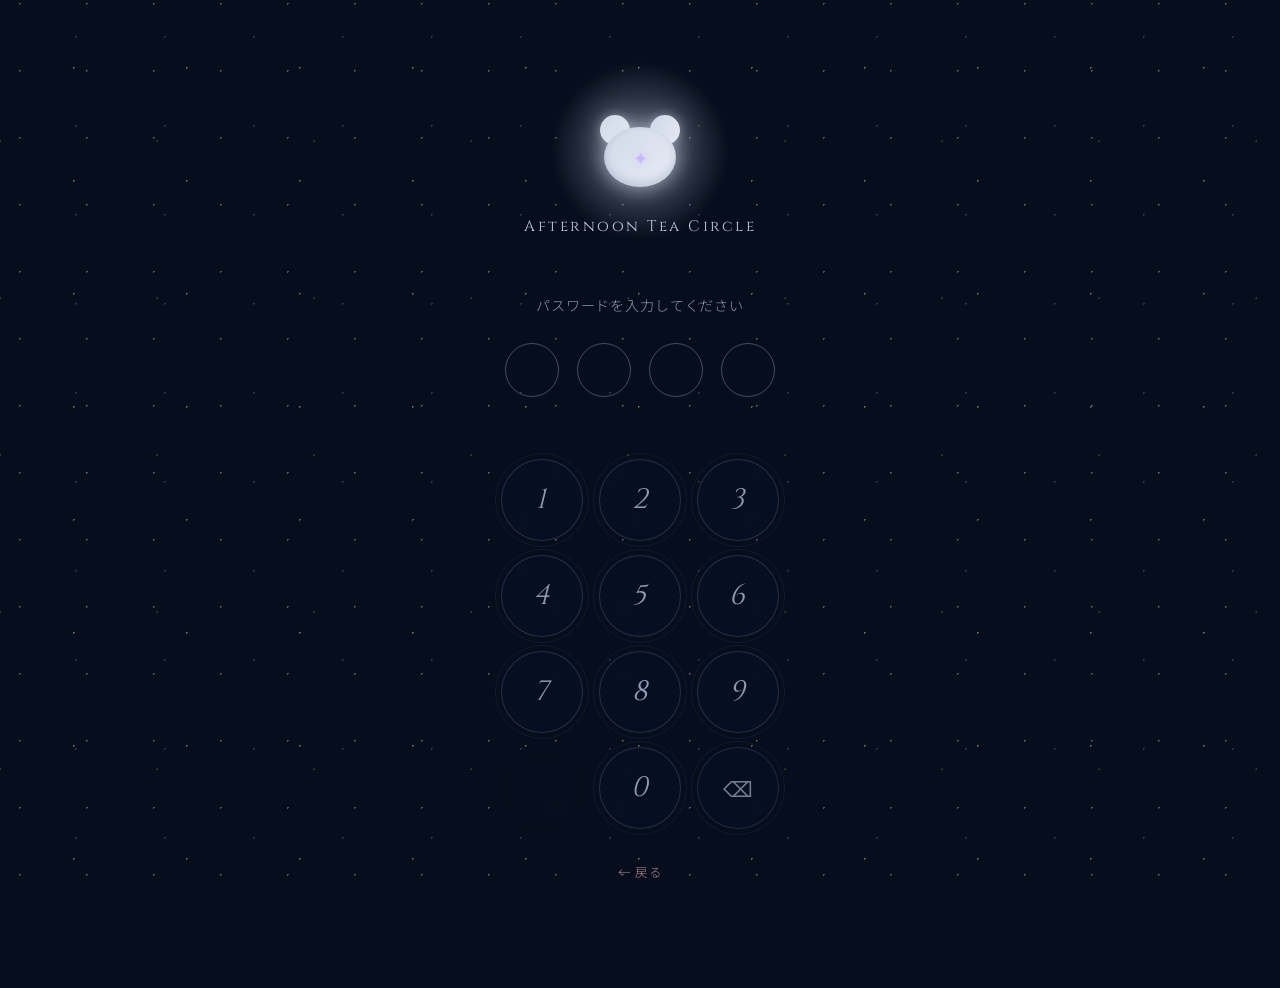
<file: afternoon-tea-login.html>
<!DOCTYPE html>
<html lang="ja">
<head>
  <meta charset="UTF-8" />
  <meta name="viewport" content="width=device-width, initial-scale=1.0" />
  <title>アフヌン同好会 | Disney Circle Mouse</title>
  <meta name="description" content="アフヌン同好会 メンバー向けの簡易入口ページです。" />
  <meta name="robots" content="noindex" />
  <link href="https://fonts.googleapis.com/css2?family=Cinzel:wght@400;600;700&family=Noto+Sans+JP:wght@300;400;500&display=swap" rel="stylesheet" />
  <link rel="stylesheet" href="css/afternoon-tea.css" />
</head>
<body class="at-page at-login-page">

  <!-- star field (CSS-driven) -->
  <div class="at-stars" aria-hidden="true"></div>

  <div class="at-lp-wrap">

    <!-- logo -->
    <div class="at-lp-logo" aria-label="Afternoon Tea Circle">
      <div class="at-lp-icon" aria-hidden="true">
        <div class="at-lp-icon-ear at-lp-icon-ear--l"></div>
        <div class="at-lp-icon-ear at-lp-icon-ear--r"></div>
        <div class="at-lp-icon-face"></div>
        <div class="at-lp-icon-star" aria-hidden="true">✦</div>
      </div>
      <p class="at-lp-brand">Afternoon Tea Circle</p>
    </div>

    <!-- prompt -->
    <p class="at-lp-prompt">パスワードを入力してください</p>

    <!-- dot indicators -->
    <div class="at-lp-dots" aria-live="polite" aria-label="入力状態">
      <span class="at-dot" data-index="0"></span>
      <span class="at-dot" data-index="1"></span>
      <span class="at-dot" data-index="2"></span>
      <span class="at-dot" data-index="3"></span>
    </div>

    <!-- lock message -->
    <p id="at-lock-msg" class="at-lp-lock-msg" role="status" aria-live="polite"></p>

    <!-- numpad -->
    <div class="at-numpad" role="group" aria-label="テンキー">
      <button class="at-nkey" data-digit="1" aria-label="1">1</button>
      <button class="at-nkey" data-digit="2" aria-label="2">2</button>
      <button class="at-nkey" data-digit="3" aria-label="3">3</button>
      <button class="at-nkey" data-digit="4" aria-label="4">4</button>
      <button class="at-nkey" data-digit="5" aria-label="5">5</button>
      <button class="at-nkey" data-digit="6" aria-label="6">6</button>
      <button class="at-nkey" data-digit="7" aria-label="7">7</button>
      <button class="at-nkey" data-digit="8" aria-label="8">8</button>
      <button class="at-nkey" data-digit="9" aria-label="9">9</button>
      <div class="at-nkey at-nkey--empty" aria-hidden="true"></div>
      <button class="at-nkey" data-digit="0" aria-label="0">0</button>
      <button class="at-nkey at-nkey--del" id="at-del-btn" aria-label="削除">⌫</button>
    </div>

    <!-- back link -->
    <a class="at-lp-back" href="index.html">← 戻る</a>

  </div><!-- /.at-lp-wrap -->

  <script src="js/afternoon-tea.js"></script>
  <script src="js/sparkle.js"></script>
</body>
</html>
</file>
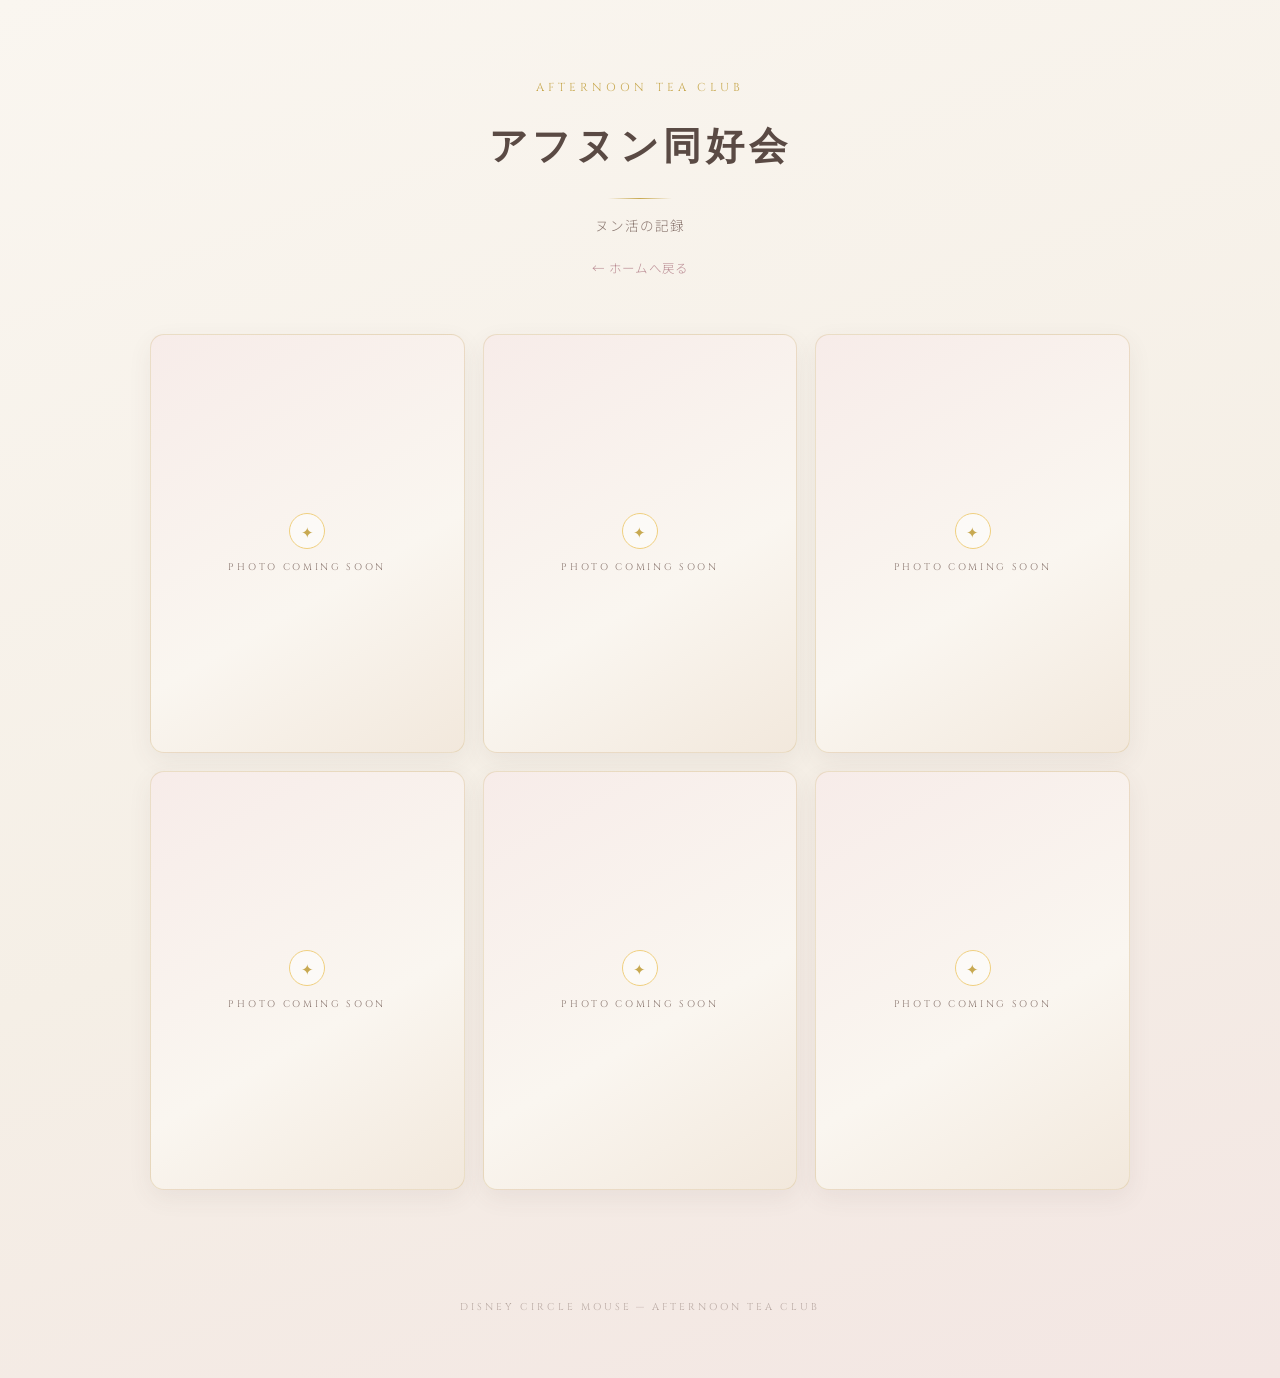
<file: afternoon-tea.html>
<!DOCTYPE html>
<html lang="ja">
<head>
  <meta charset="UTF-8" />
  <meta name="viewport" content="width=device-width, initial-scale=1.0" />
  <title>アフヌン同好会 ブログ | Disney Circle Mouse</title>
  <meta name="description" content="アフヌン同好会のアフタヌーンティー記録ブログです。" />
  <meta name="robots" content="noindex" />
  <link href="https://fonts.googleapis.com/css2?family=Cinzel:wght@400;600;700&family=Noto+Sans+JP:wght@300;400;500&display=swap" rel="stylesheet" />
  <link rel="stylesheet" href="css/afternoon-tea.css" />
</head>
<body class="at-page">

  <header class="at-header">
    <div class="at-eyebrow">Afternoon Tea Club</div>
    <h1 class="at-title">アフヌン同好会</h1>
    <div class="at-title-rule"></div>
    <p class="at-subtitle">ヌン活の記録</p>
    <a class="at-back" href="index.html">← ホームへ戻る</a>
  </header>

  <main class="at-grid-wrap">
    <div id="at-grid" class="at-grid" aria-label="アフタヌーンティーの写真一覧"></div>
  </main>

  <!-- detail modal -->
  <div id="at-modal" class="at-modal" role="dialog" aria-modal="true" aria-labelledby="at-modal-shop">
    <div class="at-modal-card">
      <button id="at-modal-close" class="at-modal-close" type="button" aria-label="閉じる">✕</button>
      <h2 id="at-modal-shop" class="at-modal-shop"></h2>
      <div id="at-modal-meta" class="at-modal-meta"></div>
      <div id="at-modal-photos" class="at-modal-photos"></div>
      <div id="at-modal-tags" class="at-tags"></div>
    </div>
  </div>

  <footer class="at-footer">Disney Circle Mouse — Afternoon Tea Club</footer>

  <script src="js/afternoon-tea.js"></script>
</body>
</html>
</file>
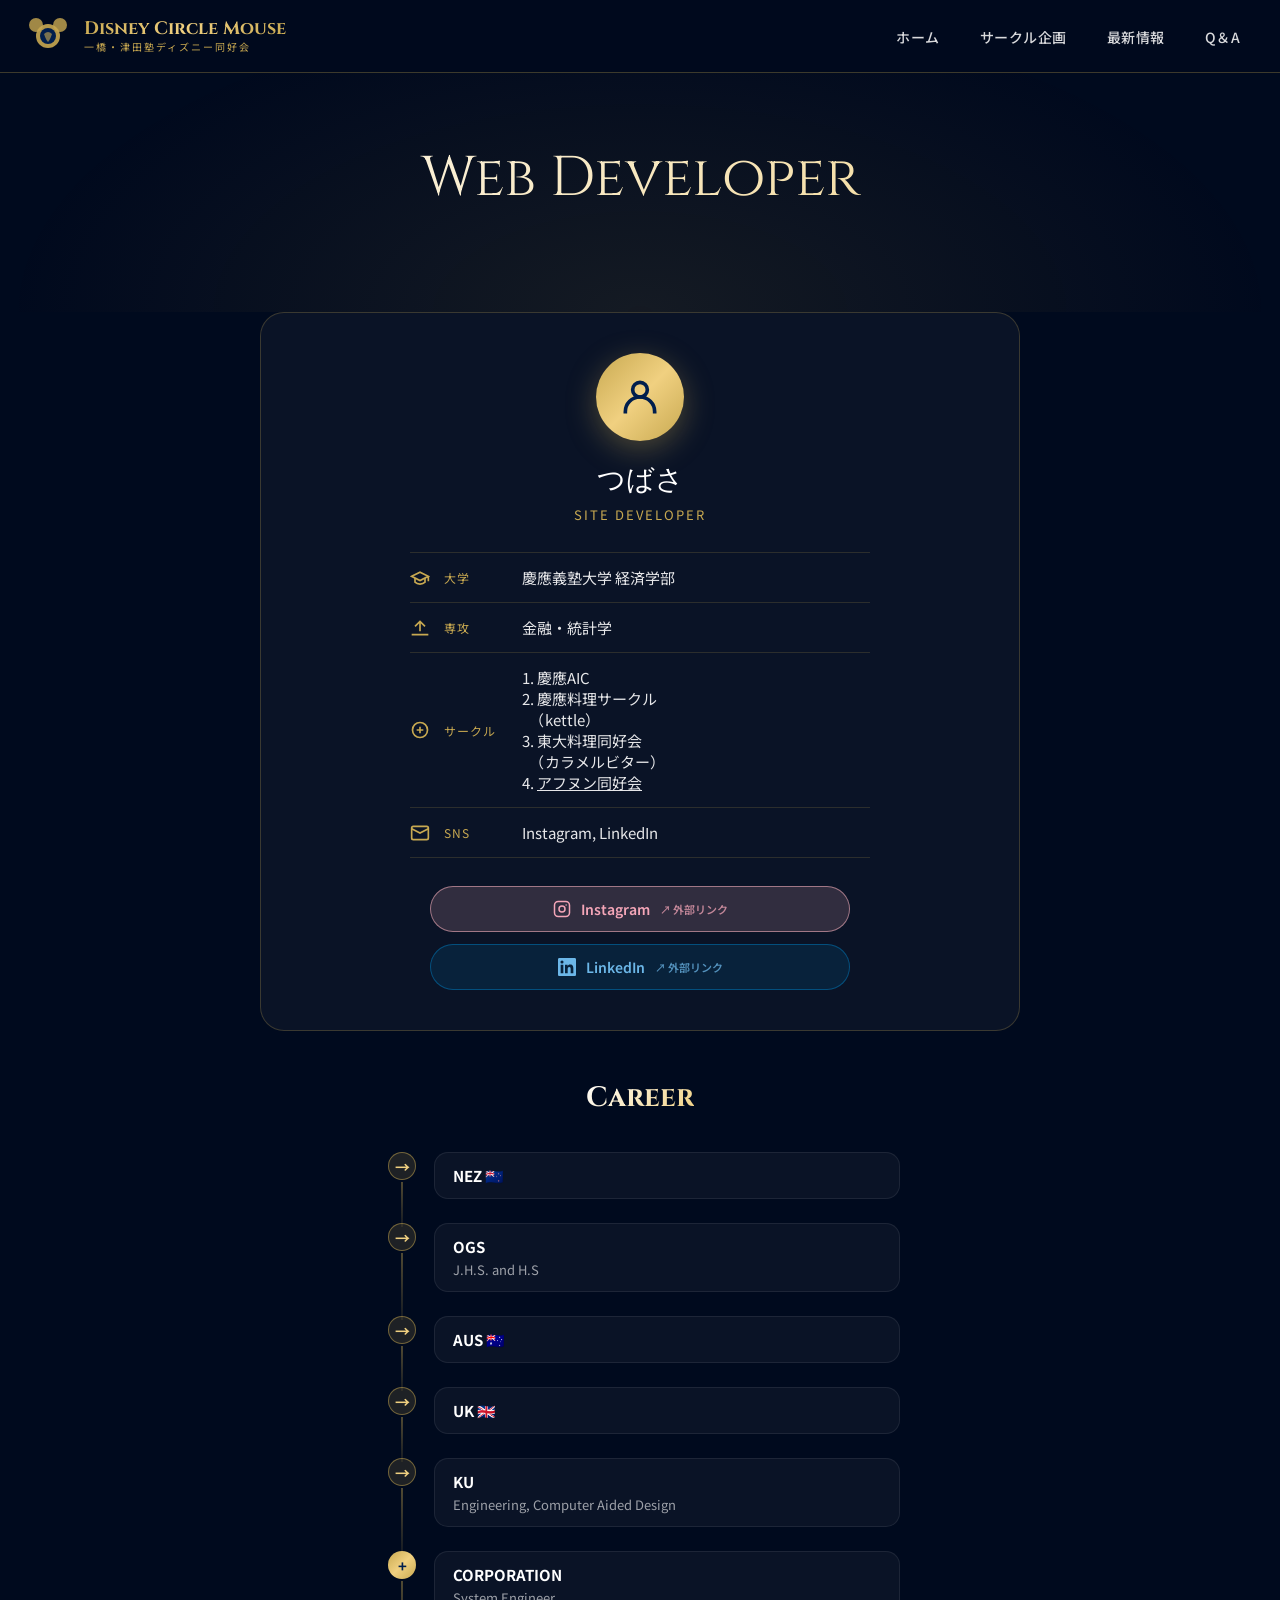
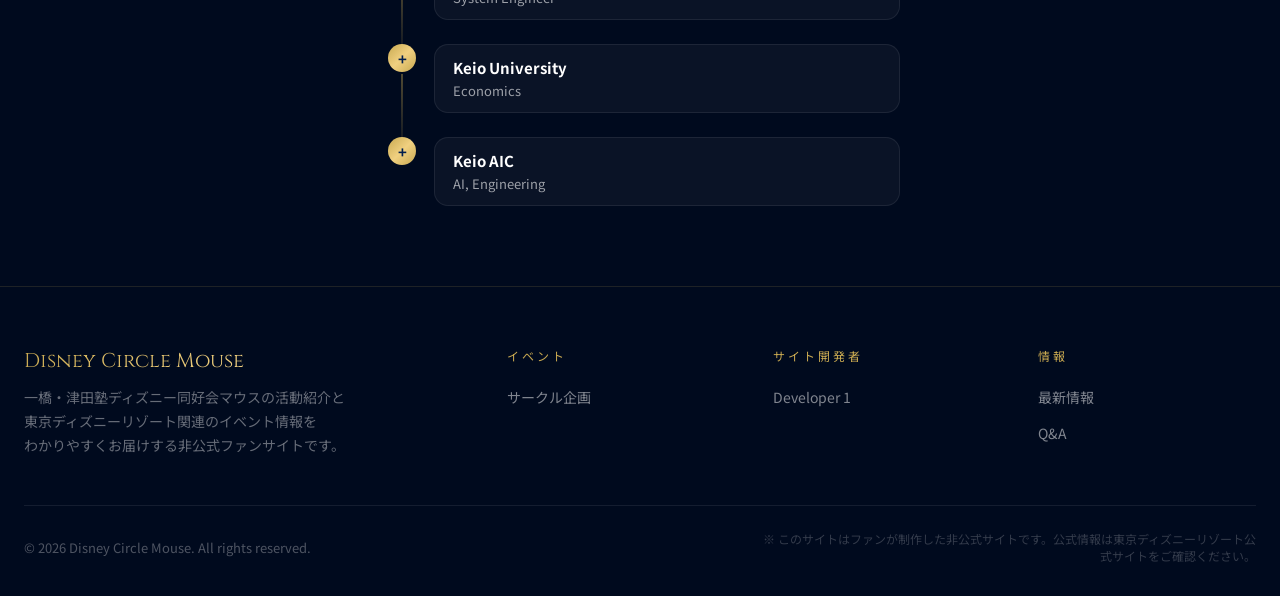
<file: developer.html>
<!DOCTYPE html>
<html lang="ja">
<head>
  <meta charset="UTF-8" />
  <meta name="viewport" content="width=device-width, initial-scale=1.0" />
  <title>サイト開発者 | Disney Circle Mouse</title>
  <meta name="description" content="一橋・津田塾ディズニー同好会マウス公式ファンサイトの開発者紹介ページです。" />
  <link rel="stylesheet" href="css/style.css" />
  <style>
    /* ===== DEVELOPER PAGE ===== */
    .dev-wrap {
      max-width: 760px;
      margin: 0 auto;
    }

    /* Profile card */
    .dev-profile {
      background: rgba(255,255,255,0.04);
      border: 1px solid rgba(200,169,81,0.25);
      border-radius: 24px;
      padding: 40px 36px;
      margin-bottom: 48px;
      text-align: center;
    }

    .dev-avatar {
      width: 88px;
      height: 88px;
      border-radius: 50%;
      margin: 0 auto 20px;
      display: flex;
      align-items: center;
      justify-content: center;
      background: var(--gradient-gold);
      box-shadow: 0 8px 30px rgba(200,169,81,0.35);
    }

    .dev-avatar svg {
      width: 44px;
      height: 44px;
    }

    .dev-name {
      font-family: 'Cinzel', serif;
      font-size: 28px;
      color: #fff;
      margin-bottom: 6px;
    }

    .dev-role {
      font-size: 13px;
      letter-spacing: 2px;
      color: var(--disney-gold);
      text-transform: uppercase;
      margin-bottom: 28px;
    }

    .dev-info-list {
      max-width: 460px;
      margin: 0 auto 28px;
      text-align: left;
    }

    .dev-info-item {
      display: flex;
      align-items: center;
      gap: 14px;
      padding: 14px 0;
      border-top: 1px solid rgba(200,169,81,0.18);
    }

    .dev-info-item:last-child {
      border-bottom: 1px solid rgba(200,169,81,0.18);
    }

    .dev-info-icon {
      flex-shrink: 0;
      width: 20px;
      height: 20px;
      color: var(--disney-gold);
    }

    .dev-info-label {
      flex: 0 0 64px;
      font-size: 12px;
      letter-spacing: 1px;
      color: var(--disney-gold);
    }

    .dev-info-value {
      color: rgba(255,255,255,0.9);
      font-size: 15px;
    }

    .dev-sns-btn {
      display: inline-flex;
      align-items: center;
      gap: 10px;
      padding: 12px 26px;
      border-radius: 40px;
      background: rgba(0,119,181,0.15);
      border: 1px solid rgba(0,119,181,0.55);
      color: #6cb7e8;
      font-size: 14px;
      font-weight: 600;
      text-decoration: none;
      transition: all 0.3s ease;
    }

    .dev-sns-btn:hover {
      background: rgba(0,119,181,0.28);
      border-color: #0a66c2;
      color: #9ccef0;
      transform: translateY(-2px);
    }

    .dev-sns-btn--instagram {
      background: rgba(255, 182, 193, 0.16);
      border-color: rgba(255, 182, 193, 0.55);
      color: #f4a6b8;
    }

    .dev-sns-btn--instagram:hover {
      background: rgba(255, 182, 193, 0.28);
      border-color: #f4a6b8;
      color: #ffd1dc;
    }

    .dev-sns-links {
      display: flex;
      flex-direction: column;
      align-items: center;
      gap: 12px;
      width: 100%;
    }

    .dev-sns-links .dev-sns-btn {
      justify-content: center;
      width: min(100%, 420px);
    }

    .dev-sns-btn svg {
      width: 18px;
      height: 18px;
      flex-shrink: 0;
    }

    .dev-sns-ext {
      font-size: 11px;
      opacity: 0.75;
    }

    /* Career timeline */
    .dev-section-head {
      display: flex;
      align-items: center;
      justify-content: center;
      gap: 12px;
      margin-bottom: 36px;
    }

    .dev-section-head svg {
      width: 22px;
      height: 22px;
      color: var(--disney-gold);
    }

    .dev-section-head h2 {
      font-family: 'Cinzel', serif;
      font-size: clamp(20px, 4vw, 28px);
      background: linear-gradient(135deg, #fff, var(--disney-gold-light));
      -webkit-background-clip: text;
      -webkit-text-fill-color: transparent;
      background-clip: text;
    }

    .dev-career {
      position: relative;
      max-width: 520px;
      margin: 0 auto;
      padding-left: 8px;
    }

    .dev-career-item {
      display: flex;
      align-items: flex-start;
      gap: 18px;
      padding: 0 0 24px 0;
      position: relative;
    }

    .dev-career-item::before {
      content: '';
      position: absolute;
      left: 13px;
      top: 30px;
      bottom: -4px;
      width: 2px;
      background: linear-gradient(to bottom, rgba(200,169,81,0.4), rgba(200,169,81,0.1));
    }

    .dev-career-item:last-child {
      padding-bottom: 0;
    }

    .dev-career-item:last-child::before {
      display: none;
    }

    .dev-marker {
      flex-shrink: 0;
      width: 28px;
      height: 28px;
      border-radius: 50%;
      display: flex;
      align-items: center;
      justify-content: center;
      font-size: 15px;
      font-weight: 700;
      z-index: 1;
    }

    .dev-marker.step {
      background: rgba(200,169,81,0.15);
      border: 1px solid rgba(200,169,81,0.5);
      color: var(--disney-gold-light);
    }

    .dev-marker.plus {
      background: var(--gradient-gold);
      color: var(--disney-navy);
    }

    .dev-career-card {
      flex: 1;
      background: rgba(255,255,255,0.04);
      border: 1px solid rgba(255,255,255,0.08);
      border-radius: 14px;
      padding: 12px 18px;
      transition: all 0.3s ease;
    }

    .dev-career-card:hover {
      border-color: rgba(200,169,81,0.4);
      background: rgba(200,169,81,0.06);
    }

    .dev-career-place {
      font-size: 15px;
      font-weight: 700;
      color: #fff;
    }

    .dev-career-detail {
      font-size: 13px;
      color: rgba(255,255,255,0.6);
      margin-top: 3px;
    }

    @media (max-width: 600px) {
      .dev-profile {
        padding: 32px 22px;
      }
      .dev-career-card {
        padding: 10px 14px;
      }
    }
  </style>
</head>
<body>

<div class="stars-bg"></div>

<!-- Navigation -->
<nav class="navbar">
  <div class="nav-container">
    <a href="index.html" class="nav-logo">
      <svg class="nav-logo-icon" viewBox="0 0 48 48" fill="none" xmlns="http://www.w3.org/2000/svg">
        <circle cx="24" cy="24" r="12" fill="#c8a951" opacity="0.9"/>
        <circle cx="12" cy="13" r="7" fill="#c8a951" opacity="0.8"/>
        <circle cx="36" cy="13" r="7" fill="#c8a951" opacity="0.8"/>
        <circle cx="24" cy="24" r="8" fill="#001e4d"/>
        <path d="M20 22 Q24 18 28 22 Q26 28 24 30 Q22 28 20 22Z" fill="#c8a951" opacity="0.6"/>
      </svg>
      <div>
        <div class="nav-logo-text">Disney Circle Mouse</div>
        <div class="nav-logo-sub">一橋・津田塾ディズニー同好会</div>
      </div>
    </a>
    <ul class="nav-links">
      <li><a href="index.html">ホーム</a></li>
      <li><a href="events.html">サークル企画</a></li>
      <li><a href="news.html">最新情報</a></li>
      <li><a href="faq.html">Q＆A</a></li>
    </ul>
    <div class="hamburger" aria-label="メニュー"><span></span><span></span><span></span></div>
  </div>
</nav>

<!-- Page Hero -->
<section class="page-hero">
  <div class="page-hero-title fade-up">Web Developer</div>
</section>

<section class="section" style="padding-top:0">
  <div class="dev-wrap">

    <!-- Profile Card -->
    <div class="dev-profile fade-up">
      <div class="dev-avatar">
        <svg viewBox="0 0 24 24" fill="none" stroke="#001e4d" stroke-width="2"><circle cx="12" cy="8" r="4"/><path d="M4 21v-1a8 8 0 0 1 16 0v1"/></svg>
      </div>
      <div class="dev-name">つばさ</div>
      <div class="dev-role">Site Developer</div>

      <div class="dev-info-list">
        <div class="dev-info-item">
          <svg class="dev-info-icon" viewBox="0 0 24 24" fill="none" stroke="currentColor" stroke-width="2"><path d="M22 10v6M2 10l10-5 10 5-10 5z"/><path d="M6 12v5c3 3 9 3 12 0v-5"/></svg>
          <span class="dev-info-label">大学</span>
          <span class="dev-info-value">慶應義塾大学 経済学部</span>
        </div>
        <div class="dev-info-item">
          <svg class="dev-info-icon" viewBox="0 0 24 24" fill="none" stroke="currentColor" stroke-width="2"><path d="M2 20h20M12 4v12M6 10l6-6 6 6"/></svg>
          <span class="dev-info-label">専攻</span>
          <span class="dev-info-value">金融・統計学</span>
        </div>
        <div class="dev-info-item">
          <svg class="dev-info-icon" viewBox="0 0 24 24" fill="none" stroke="currentColor" stroke-width="2"><circle cx="12" cy="12" r="9"/><path d="M8 12h8M12 8v8"/></svg>
          <span class="dev-info-label">サークル</span>
          <span class="dev-info-value">1. 慶應AIC<br>2. 慶應料理サークル<br>　（kettle）<br>3. 東大料理同好会<br>　（カラメルビター）<br>4. <a href="afternoon-tea-login.html" style="color: inherit;">アフヌン同好会</a></span>
        </div>
        <div class="dev-info-item">
          <svg class="dev-info-icon" viewBox="0 0 24 24" fill="none" stroke="currentColor" stroke-width="2"><rect x="2" y="4" width="20" height="16" rx="2"/><path d="m22 7-10 5L2 7"/></svg>
          <span class="dev-info-label">SNS</span>
          <span class="dev-info-value">Instagram, LinkedIn</span>
        </div>
      </div>

      <div class="dev-sns-links">
        <a class="dev-sns-btn dev-sns-btn--instagram" href="https://www.instagram.com/cafe_0518" target="_blank" rel="noopener noreferrer">
          <svg viewBox="0 0 24 24" fill="none" stroke="currentColor" stroke-width="2"><rect x="2" y="2" width="20" height="20" rx="5"/><circle cx="12" cy="12" r="4"/><circle cx="17.5" cy="6.5" r="1" fill="currentColor" stroke="none"/></svg>
          Instagram
          <span class="dev-sns-ext">↗ 外部リンク</span>
        </a>

        <a class="dev-sns-btn" href="https://jp.linkedin.com/in/hisayoshitsubasa" target="_blank" rel="noopener noreferrer">
          <svg viewBox="0 0 24 24" fill="currentColor"><path d="M20.45 20.45h-3.56v-5.57c0-1.33-.02-3.04-1.85-3.04-1.85 0-2.13 1.45-2.13 2.94v5.67H9.35V9h3.41v1.56h.05c.48-.9 1.64-1.85 3.37-1.85 3.6 0 4.27 2.37 4.27 5.45v6.29zM5.34 7.43a2.06 2.06 0 1 1 0-4.13 2.06 2.06 0 0 1 0 4.13zM7.12 20.45H3.56V9h3.56v11.45zM22.22 0H1.77C.79 0 0 .77 0 1.73v20.54C0 23.23.79 24 1.77 24h20.45c.98 0 1.78-.77 1.78-1.73V1.73C24 .77 23.2 0 22.22 0z"/></svg>
          LinkedIn
          <span class="dev-sns-ext">↗ 外部リンク</span>
        </a>
      </div>
    </div>

    <!-- Career -->
    <div class="dev-section-head fade-up">
      <h2>Career</h2>
    </div>

    <div class="dev-career fade-up">
      <div class="dev-career-item">
        <div class="dev-marker step">→</div>
        <div class="dev-career-card">
          <div class="dev-career-place">NEZ 🇳🇿</div>
        </div>
      </div>
      <div class="dev-career-item">
        <div class="dev-marker step">→</div>
        <div class="dev-career-card">
          <div class="dev-career-place">OGS</div>
          <div class="dev-career-detail">J.H.S. and H.S</div>
        </div>
      </div>
      <div class="dev-career-item">
        <div class="dev-marker step">→</div>
        <div class="dev-career-card">
          <div class="dev-career-place">AUS 🇦🇺</div>
        </div>
      </div>
      <div class="dev-career-item">
        <div class="dev-marker step">→</div>
        <div class="dev-career-card">
          <div class="dev-career-place">UK 🇬🇧</div>
        </div>
      </div>
      <div class="dev-career-item">
        <div class="dev-marker step">→</div>
        <div class="dev-career-card">
          <div class="dev-career-place">KU</div>
          <div class="dev-career-detail">Engineering, Computer Aided Design</div>
        </div>
      </div>
      <div class="dev-career-item">
        <div class="dev-marker plus">+</div>
        <div class="dev-career-card">
          <div class="dev-career-place">CORPORATION</div>
          <div class="dev-career-detail">System Engineer</div>
        </div>
      </div>
      <div class="dev-career-item">
        <div class="dev-marker plus">+</div>
        <div class="dev-career-card">
          <div class="dev-career-place">Keio University</div>
          <div class="dev-career-detail">Economics</div>
        </div>
      </div>
      <div class="dev-career-item">
        <div class="dev-marker plus">+</div>
        <div class="dev-career-card">
          <div class="dev-career-place">Keio AIC</div>
          <div class="dev-career-detail">AI, Engineering</div>
        </div>
      </div>
    </div>

  </div>
</section>

<!-- Footer -->
<footer class="footer">
  <div class="footer-container">
    <div class="footer-top">
      <div>
        <div class="footer-brand-name">Disney Circle Mouse</div>
        <p class="footer-brand-desc">一橋・津田塾ディズニー同好会マウスの活動紹介と<br>東京ディズニーリゾート関連のイベント情報を<br>わかりやすくお届けする非公式ファンサイトです。</p>
      </div>
      <div>
        <div class="footer-col-title">イベント</div>
        <ul class="footer-links">
          <li><a href="events.html">サークル企画</a></li>
        </ul>
      </div>
      <div>
        <div class="footer-col-title">サイト開発者</div>
        <ul class="footer-links">
          <li><a href="developer.html">Developer 1</a></li>
        </ul>
      </div>
      <div>
        <div class="footer-col-title">情報</div>
        <ul class="footer-links">
          <li><a href="news.html">最新情報</a></li>
          <li><a href="faq.html">Q&amp;A</a></li>
        </ul>
      </div>
    </div>
    <div class="footer-bottom">
      <div class="footer-copyright">© 2026 Disney Circle Mouse. All rights reserved.</div>
      <div class="footer-disclaimer">※ このサイトはファンが制作した非公式サイトです。公式情報は東京ディズニーリゾート公式サイトをご確認ください。</div>
    </div>
  </div>
</footer>

<button class="scroll-top" aria-label="ページトップへ">↑</button>

<script src="js/main.js"></script>
</body>
</html>
</file>
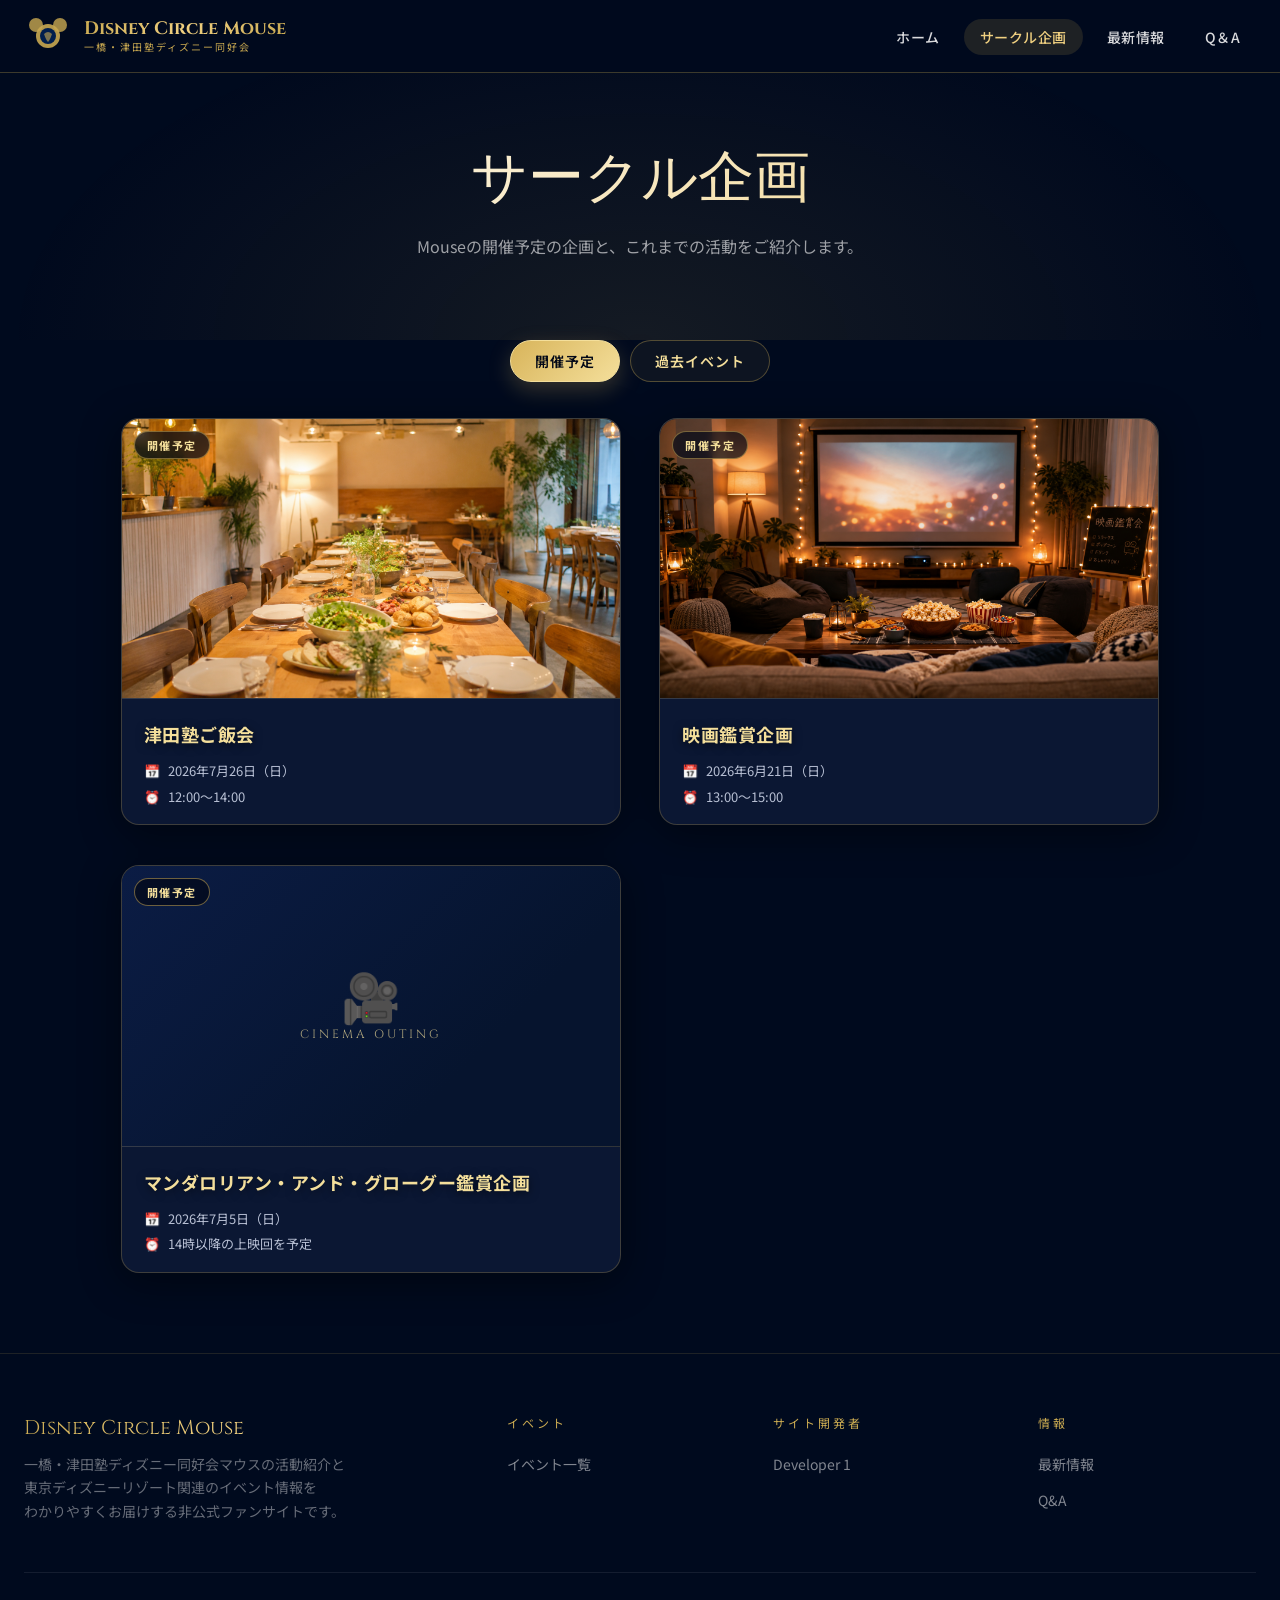
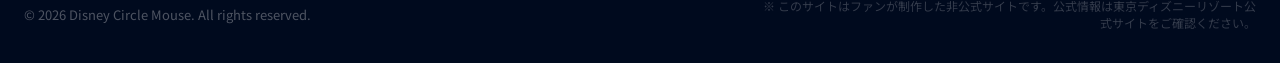
<file: events.html>
<!DOCTYPE html>
<html lang="ja">
<head>
  <meta charset="UTF-8" />
  <meta name="viewport" content="width=device-width, initial-scale=1.0" />
  <title>サークル企画 | Disney Circle Mouse</title>
  <meta name="description" content="一橋・津田塾ディズニー同好会 Mouse のサークル企画。開催予定と過去イベントをカード形式でご紹介します。" />
  <link rel="stylesheet" href="css/style.css" />
  <style>
    /* ===== Activity Events Page (events.html scoped) ===== */
    :root {
      --activity-navy: #06142e;
      --activity-deep-navy: #020817;
      --activity-card: #0b1733;
      --activity-gold: #d8b45a;
      --activity-light-gold: #f4df9b;
      --activity-text: #ffffff;
      --activity-muted: #b8c0d4;
    }

    .activity-intro {
      max-width: 760px;
      margin: 0 auto 32px;
      text-align: center;
      color: var(--activity-muted);
      font-size: 15px;
      line-height: 1.85;
    }

    /* Tabs */
    .activity-tabs {
      display: flex;
      justify-content: center;
      gap: 10px;
      flex-wrap: wrap;
      margin: 0 auto 36px;
    }

    .activity-tab {
      background: rgba(216, 180, 90, 0.06);
      border: 1px solid rgba(216, 180, 90, 0.35);
      color: var(--activity-light-gold);
      font-family: 'Noto Sans JP', sans-serif;
      font-size: 14px;
      font-weight: 600;
      letter-spacing: 1px;
      padding: 10px 24px;
      border-radius: 999px;
      cursor: pointer;
      transition: background 0.25s ease, color 0.25s ease, border-color 0.25s ease, transform 0.25s ease, box-shadow 0.25s ease;
    }

    .activity-tab:hover {
      background: rgba(216, 180, 90, 0.16);
      border-color: var(--activity-gold);
      transform: translateY(-2px);
      box-shadow: 0 6px 18px rgba(216, 180, 90, 0.28);
    }

    .activity-tab:active {
      transform: translateY(0);
      box-shadow: none;
    }

    .activity-tab:focus-visible {
      outline: 2px solid var(--activity-gold);
      outline-offset: 3px;
    }

    .activity-tab[aria-selected="true"] {
      background: linear-gradient(135deg, var(--activity-gold), var(--activity-light-gold));
      color: var(--activity-deep-navy);
      border-color: var(--activity-light-gold);
      box-shadow: 0 8px 22px rgba(216, 180, 90, 0.25);
    }

    .activity-tabpanel {
      display: none;
    }

    .activity-tabpanel.is-active {
      display: block;
    }

    /* Grid */
    .activity-grid {
      display: grid;
      grid-template-columns: repeat(2, minmax(0, 500px));
      justify-content: center;
      justify-items: stretch;
      column-gap: clamp(28px, 3vw, 44px);
      row-gap: 40px;
      align-items: start;
      max-width: 1040px;
      margin-left: auto;
      margin-right: auto;
    }

    /* Card */
    .activity-card {
      width: 100%;
      max-width: none;
      height: auto;
      min-height: 0;
      display: flex;
      flex-direction: column;
      background: var(--activity-card);
      border: 1px solid rgba(216, 180, 90, 0.25);
      border-radius: 18px;
      overflow: hidden;
      transition: transform 0.3s ease, box-shadow 0.3s ease, border-color 0.3s ease;
    }

    .activity-card:hover {
      transform: translateY(-6px);
      box-shadow: 0 18px 40px rgba(0, 0, 0, 0.35);
      border-color: rgba(244, 223, 155, 0.55);
    }

    .activity-card-image {
      position: relative;
      aspect-ratio: 16 / 9;
      background: linear-gradient(135deg, var(--activity-navy), var(--activity-deep-navy));
      display: flex;
      flex-direction: column;
      align-items: center;
      justify-content: center;
      gap: 8px;
      color: var(--activity-light-gold);
      border-bottom: 1px solid rgba(216, 180, 90, 0.2);
      overflow: hidden;
    }

    .activity-card-image-photo {
      position: absolute;
      inset: 0;
      width: 100%;
      height: 100%;
      object-fit: cover;
      display: block;
    }

    .activity-card-image.is-upcoming {
      background: linear-gradient(135deg, #0b1c44, #06142e 70%);
    }

    .activity-card-image.is-past {
      background: linear-gradient(135deg, #1a1f3a, #06142e 70%);
      filter: saturate(0.85);
    }

    .activity-card-image-emoji {
      font-size: 48px;
      line-height: 1;
    }

    .activity-card-image-label {
      font-family: 'Cinzel', serif;
      font-size: 12px;
      letter-spacing: 3px;
      text-transform: uppercase;
      color: rgba(244, 223, 155, 0.7);
    }

    .activity-status {
      position: absolute;
      top: 12px;
      left: 12px;
      font-size: 11px;
      font-weight: 700;
      letter-spacing: 1.5px;
      padding: 5px 12px;
      border-radius: 999px;
      background: rgba(2, 8, 23, 0.7);
      backdrop-filter: blur(4px);
      border: 1px solid rgba(216, 180, 90, 0.5);
      color: var(--activity-light-gold);
    }

    .activity-status.is-past {
      color: var(--activity-muted);
      border-color: rgba(184, 192, 212, 0.4);
    }

    .activity-card-body {
      flex: 1;
      display: flex;
      flex-direction: column;
      gap: 14px;
      padding: 22px 22px 18px;
      color: var(--activity-text);
    }

    .activity-card-title {
      font-family: 'Noto Sans JP', sans-serif;
      font-size: 18px;
      font-weight: 700;
      color: var(--activity-light-gold);
      line-height: 1.45;
      margin: 0;
    }

    .activity-card-meta {
      display: flex;
      flex-direction: column;
      gap: 6px;
      font-size: 13px;
      color: var(--activity-muted);
    }

    .activity-card-meta-row {
      display: flex;
      gap: 8px;
      align-items: flex-start;
    }

    .activity-card-meta-icon {
      flex-shrink: 0;
      width: 16px;
      color: var(--activity-gold);
      font-size: 13px;
      line-height: 1.5;
    }

    .activity-card-summary {
      font-size: 13.5px;
      line-height: 1.75;
      color: rgba(255, 255, 255, 0.82);
      margin: 0;
    }

    .activity-card-button {
      margin-top: clamp(16px, 2vw, 22px);
      align-self: flex-start;
      background: transparent;
      border: 1px solid var(--activity-gold);
      color: var(--activity-light-gold);
      font-family: 'Noto Sans JP', sans-serif;
      font-size: 13px;
      font-weight: 600;
      letter-spacing: 1px;
      padding: 9px 20px;
      border-radius: 999px;
      cursor: pointer;
      transition: background 0.25s ease, color 0.25s ease, transform 0.25s ease;
    }

    .activity-card-button:hover {
      background: var(--activity-gold);
      color: var(--activity-deep-navy);
    }

    /* Empty */
    .activity-empty {
      text-align: center;
      padding: 48px 16px;
      color: var(--activity-muted);
      font-size: 14px;
    }

    /* Modal */
    .activity-modal-overlay {
      position: fixed;
      inset: 0;
      background: rgba(2, 8, 23, 0.78);
      backdrop-filter: blur(6px);
      display: none;
      align-items: center;
      justify-content: center;
      z-index: 1000;
      padding: 20px;
    }

    .activity-modal-overlay.is-open {
      display: flex;
    }

    .activity-modal {
      background: var(--activity-card);
      border: 1px solid rgba(216, 180, 90, 0.4);
      border-radius: 20px;
      max-width: 560px;
      width: 100%;
      max-height: 90vh;
      overflow-y: auto;
      position: relative;
      color: var(--activity-text);
      box-shadow: 0 30px 80px rgba(0, 0, 0, 0.6);
    }

    .activity-modal-header {
      padding: 28px 32px 12px;
      border-bottom: 1px solid rgba(216, 180, 90, 0.18);
    }

    .activity-modal-status {
      display: inline-block;
      font-size: 11px;
      font-weight: 700;
      letter-spacing: 1.5px;
      padding: 4px 12px;
      border-radius: 999px;
      background: rgba(216, 180, 90, 0.15);
      color: var(--activity-light-gold);
      border: 1px solid rgba(216, 180, 90, 0.5);
      margin-bottom: 12px;
    }

    .activity-modal-status.is-past {
      color: var(--activity-muted);
      border-color: rgba(184, 192, 212, 0.4);
      background: rgba(184, 192, 212, 0.1);
    }

    .activity-modal-title {
      font-family: 'Noto Sans JP', sans-serif;
      font-size: 22px;
      font-weight: 700;
      color: var(--activity-light-gold);
      margin: 0;
      line-height: 1.4;
    }

    .activity-modal-close {
      position: absolute;
      top: 14px;
      right: 14px;
      width: 36px;
      height: 36px;
      border-radius: 50%;
      border: 1px solid rgba(216, 180, 90, 0.4);
      background: rgba(2, 8, 23, 0.6);
      color: var(--activity-light-gold);
      font-size: 16px;
      cursor: pointer;
      display: flex;
      align-items: center;
      justify-content: center;
      transition: background 0.2s ease, transform 0.2s ease;
    }

    .activity-modal-close:hover {
      background: var(--activity-gold);
      color: var(--activity-deep-navy);
    }

    .activity-modal-body {
      padding: 22px 32px 28px;
      display: flex;
      flex-direction: column;
      gap: 18px;
    }

    .activity-modal-info {
      display: grid;
      grid-template-columns: 100px 1fr;
      gap: 10px 16px;
      font-size: 14px;
      color: var(--activity-muted);
    }

    .activity-modal-info dt {
      color: var(--activity-gold);
      font-weight: 600;
      font-size: 12px;
      letter-spacing: 1px;
      padding-top: 2px;
    }

    .activity-modal-info dd {
      margin: 0;
      color: var(--activity-text);
      line-height: 1.7;
    }

    .activity-modal-section-title {
      font-size: 12px;
      letter-spacing: 2px;
      color: var(--activity-gold);
      text-transform: uppercase;
      margin: 4px 0 4px;
    }

    .activity-modal-list {
      margin: 0;
      padding-left: 20px;
      color: var(--activity-text);
      font-size: 14px;
      line-height: 1.8;
    }

    .activity-modal-note {
      font-size: 12.5px;
      color: var(--activity-muted);
      line-height: 1.7;
      padding: 12px 14px;
      background: rgba(216, 180, 90, 0.07);
      border-left: 3px solid var(--activity-gold);
      border-radius: 6px;
    }

    /* Responsive */
    @media (max-width: 768px) {
      .activity-grid {
        grid-template-columns: 1fr;
        gap: 20px;
      }

      .activity-card {
        max-width: none;
      }

      .activity-modal-header {
        padding: 24px 22px 12px;
      }

      .activity-modal-body {
        padding: 18px 22px 24px;
      }

      .activity-modal-info {
        grid-template-columns: 88px 1fr;
        gap: 8px 12px;
        font-size: 13.5px;
      }

      .activity-modal-title {
        font-size: 19px;
      }
    }

    /* Reduced motion */
    @media (prefers-reduced-motion: reduce) {
      .activity-card,
      .activity-tab,
      .activity-card-button,
      .activity-modal-close {
        transition: none;
      }
      .activity-card:hover,
      .activity-tab:hover,
      .activity-tab:active {
        transform: none;
        box-shadow: none;
      }
    }
  </style>
</head>
<body>

<div class="stars-bg"></div>

<!-- Navigation -->
<nav class="navbar">
  <div class="nav-container">
    <a href="index.html" class="nav-logo">
      <svg class="nav-logo-icon" viewBox="0 0 48 48" fill="none">
        <circle cx="24" cy="24" r="12" fill="#c8a951" opacity="0.9"/>
        <circle cx="12" cy="13" r="7" fill="#c8a951" opacity="0.8"/>
        <circle cx="36" cy="13" r="7" fill="#c8a951" opacity="0.8"/>
        <circle cx="24" cy="24" r="8" fill="#001e4d"/>
        <path d="M20 22 Q24 18 28 22 Q26 28 24 30 Q22 28 20 22Z" fill="#c8a951" opacity="0.6"/>
      </svg>
      <div>
        <div class="nav-logo-text">Disney Circle Mouse</div>
        <div class="nav-logo-sub">一橋・津田塾ディズニー同好会</div>
      </div>
    </a>
    <ul class="nav-links">
      <li><a href="index.html">ホーム</a></li>
      <li><a href="events.html" class="active">サークル企画</a></li>
      <li><a href="news.html">最新情報</a></li>
      <li><a href="faq.html">Q＆A</a></li>
    </ul>
    <div class="hamburger"><span></span><span></span><span></span></div>
  </div>
</nav>

<!-- Page Hero -->
<section class="page-hero">
  <div class="page-hero-title fade-up">サークル企画</div>
  <p class="page-hero-desc fade-up">Mouseの開催予定の企画と、これまでの活動をご紹介します。</p>
</section>

<!-- Activity Events Section -->
<section class="section activity-events" style="padding-top:0">
  <div class="container">

    <!-- Tabs -->
    <div class="activity-tabs fade-up" role="tablist" aria-label="サークル企画の表示切り替え">
      <button class="activity-tab" role="tab" id="activity-tab-upcoming"
              aria-selected="true" aria-controls="activity-panel-upcoming"
              data-target="upcoming">開催予定</button>
      <button class="activity-tab" role="tab" id="activity-tab-past"
              aria-selected="false" aria-controls="activity-panel-past" tabindex="-1"
              data-target="past">過去イベント</button>
    </div>

    <!-- Upcoming Panel -->
    <div class="activity-tabpanel is-active" id="activity-panel-upcoming"
         role="tabpanel" aria-labelledby="activity-tab-upcoming">
      <div class="activity-grid" id="activity-grid-upcoming"></div>
    </div>

    <!-- Past Panel -->
    <div class="activity-tabpanel" id="activity-panel-past"
         role="tabpanel" aria-labelledby="activity-tab-past" hidden>
      <div class="activity-grid" id="activity-grid-past"></div>
    </div>

  </div>
</section>

<!-- Activity Event Modal -->
<div class="activity-modal-overlay" id="activity-modal" role="dialog" aria-modal="true" aria-labelledby="activity-modal-title" aria-hidden="true">
  <div class="activity-modal">
    <button type="button" class="activity-modal-close" id="activity-modal-close" aria-label="モーダルを閉じる">✕</button>
    <div class="activity-modal-header">
      <span class="activity-modal-status" id="activity-modal-status">開催予定</span>
      <h2 class="activity-modal-title" id="activity-modal-title">企画タイトル</h2>
    </div>
    <div class="activity-modal-body" id="activity-modal-body">
      <!-- JS で内容を差し込みます -->
    </div>
  </div>
</div>

<!-- Footer -->
<footer class="footer">
  <div class="footer-container">
    <div class="footer-top">
      <div>
        <div class="footer-brand-name">Disney Circle Mouse</div>
        <p class="footer-brand-desc">一橋・津田塾ディズニー同好会マウスの活動紹介と<br>東京ディズニーリゾート関連のイベント情報を<br>わかりやすくお届けする非公式ファンサイトです。</p>
      </div>
      <div>
        <div class="footer-col-title">イベント</div>
        <ul class="footer-links">
          <li><a href="events.html">イベント一覧</a></li>
        </ul>
      </div>
      <div>
        <div class="footer-col-title">サイト開発者</div>
        <ul class="footer-links">
          <li><a href="developer.html">Developer 1</a></li>
        </ul>
      </div>
      <div>
        <div class="footer-col-title">情報</div>
        <ul class="footer-links">
          <li><a href="news.html">最新情報</a></li>
          <li><a href="faq.html">Q&amp;A</a></li>
        </ul>
      </div>
    </div>
    <div class="footer-bottom">
      <div class="footer-copyright">© 2026 Disney Circle Mouse. All rights reserved.</div>
      <div class="footer-disclaimer">※ このサイトはファンが制作した非公式サイトです。公式情報は東京ディズニーリゾート公式サイトをご確認ください。</div>
    </div>
  </div>
</footer>

<button class="scroll-top" aria-label="ページトップへ">↑</button>

<script src="js/main.js"></script>
<script>
  // ===== Activity Events (events.html scoped) =====
  (function () {
    const ACTIVITY_EVENTS = [
      {
        id: 'tsudajuku-meal-2026-07-26',
        status: 'upcoming',
        title: '津田塾ご飯会',
        emoji: '🍽️',
        imageLabel: 'Group Dinner',
        image: 'images/circle-plan3.png',
        date: '2026年7月26日（日）',
        time: '12:00〜14:00',
        location: '吉祥寺',
        locationDetail: 'ラパウザ吉祥寺ダイヤ街店を予定',
        price: '2,980円',
        capacity: null,
        summary: '津田塾メンバーとの親睦を深めるご飯会',
        details: [
          '津田塾メンバーとの親睦を深めるご飯会',
          'ソフトドリンク飲み放題付き',
          'ピザ・パスタ全21種食べ放題スタンダードコース予定',
        ],
        note: '細かい時間、場所、予算は変更の可能性あり',
      },
      {
        id: 'movie-wall-e-2026-06-21',
        status: 'upcoming',
        title: '映画鑑賞企画',
        emoji: '🎬',
        imageLabel: 'Movie Night',
        image: 'images/circle-plan2.png',
        date: '2026年6月21日（日）',
        time: '13:00〜15:00',
        location: 'レンタルスペース（未定）',
        price: '未定',
        movie: 'ディズニー／ピクサー「ウォーリー」',
        summary: 'ディズニー／ピクサー作品を見る映画鑑賞会です！',
        details: [
          'サークル員で映画を鑑賞する',
          '鑑賞を通して交流する企画',
        ],
        note: null,
      },
      {
        id: 'mandalorian-2026-07-05',
        status: 'upcoming',
        title: 'マンダロリアン・アンド・グローグー鑑賞企画',
        emoji: '🎥',
        imageLabel: 'Cinema Outing',
        date: '2026年7月5日（日）',
        time: '14時以降の上映回を予定',
        location: '新宿の映画館',
        price: '映画のチケット代',
        capacity: '10名',
        summary: 'スター・ウォーズ最新作を映画館で鑑賞する少人数の映画企画です。',
        details: [
          '2026年5月公開のスター・ウォーズ最新作を観に行く企画',
          'スター・ウォーズ未履修の人でも楽しめる作品',
        ],
        note: null,
      },
      {
        id: 'shinkan-impa-2026-05-23',
        status: 'past',
        title: '新歓・インパ企画',
        emoji: '🏰',
        imageLabel: 'Tokyo DisneySea',
        image: 'images/circle-plan1.png',
        date: '2026年5月23日（土）',
        time: '終日',
        location: '東京ディズニーシー',
        price: '1dayパスポート代等（各自購入）',
        summary: '班ごとに東京ディズニーシーを回り、パークを楽しみながら交流した新歓企画です。',
        details: [
          '事前にどのようにパークを回りたいかアンケートを実施',
          'アトラクション中心、ショー中心、グリーティング中心などの希望を確認',
          '組まれた班で当日パークを回る',
          '夕方ごろにサークル全体で集合',
          'その後は自由行動',
        ],
        note: null,
      },
    ];

    const escapeHtml = (s) =>
      String(s).replace(/[&<>"']/g, (c) => ({
        '&': '&amp;', '<': '&lt;', '>': '&gt;', '"': '&quot;', "'": '&#39;'
      }[c]));

    function renderCard(ev) {
      const isPast = ev.status === 'past';
      const statusLabel = isPast ? '過去イベント' : '開催予定';
      const imageClass = isPast ? 'is-past' : 'is-upcoming';
      const statusClass = isPast ? 'is-past' : '';

      const metaRows = [
        { icon: '📅', text: ev.date },
        { icon: '⏰', text: ev.time },
      ];

      const metaHtml = metaRows.map(r => `
        <div class="activity-card-meta-row">
          <span class="activity-card-meta-icon" aria-hidden="true">${r.icon}</span>
          <span>${escapeHtml(r.text)}</span>
        </div>
      `).join('');

      const photoHtml = ev.image
        ? `<img src="${escapeHtml(ev.image)}" alt="${escapeHtml(ev.title)}" class="activity-card-image-photo" loading="lazy">`
        : `<span class="activity-card-image-emoji" aria-hidden="true">${ev.emoji}</span>
           <span class="activity-card-image-label">${escapeHtml(ev.imageLabel)}</span>`;

      return `
        <article class="activity-card">
          <div class="activity-card-image ${imageClass}">
            ${photoHtml}
            <span class="activity-status ${statusClass}">${statusLabel}</span>
          </div>
          <div class="activity-card-body">
            <h3 class="activity-card-title">${escapeHtml(ev.title)}</h3>
            <div class="activity-card-meta">${metaHtml}</div>
          </div>
        </article>
      `;
    }

    function renderGrids() {
      const upcoming = ACTIVITY_EVENTS.filter(e => e.status === 'upcoming');
      const past = ACTIVITY_EVENTS.filter(e => e.status === 'past');

      const upGrid = document.getElementById('activity-grid-upcoming');
      const pastGrid = document.getElementById('activity-grid-past');

      upGrid.innerHTML = upcoming.length
        ? upcoming.map(renderCard).join('')
        : '<p class="activity-empty">現在、開催予定のイベントはありません。</p>';

      pastGrid.innerHTML = past.length
        ? past.map(renderCard).join('')
        : '<p class="activity-empty">過去のイベントはまだありません。</p>';
    }

    // ----- Tabs -----
    function initTabs() {
      const tabs = document.querySelectorAll('.activity-tab');
      tabs.forEach(tab => {
        tab.addEventListener('click', () => activateTab(tab));
        tab.addEventListener('keydown', (e) => {
          if (e.key !== 'ArrowRight' && e.key !== 'ArrowLeft') return;
          e.preventDefault();
          const arr = Array.from(tabs);
          const idx = arr.indexOf(tab);
          const next = e.key === 'ArrowRight'
            ? arr[(idx + 1) % arr.length]
            : arr[(idx - 1 + arr.length) % arr.length];
          activateTab(next);
          next.focus();
        });
      });
    }

    function activateTab(tab) {
      const target = tab.dataset.target;
      document.querySelectorAll('.activity-tab').forEach(t => {
        const active = t === tab;
        t.setAttribute('aria-selected', String(active));
        t.tabIndex = active ? 0 : -1;
      });
      document.querySelectorAll('.activity-tabpanel').forEach(p => {
        const active = p.id === `activity-panel-${target}`;
        p.classList.toggle('is-active', active);
        if (active) p.removeAttribute('hidden');
        else p.setAttribute('hidden', '');
      });
    }

    // ----- Modal -----
    const overlay = document.getElementById('activity-modal');
    const modalTitle = document.getElementById('activity-modal-title');
    const modalStatus = document.getElementById('activity-modal-status');
    const modalBody = document.getElementById('activity-modal-body');
    const modalClose = document.getElementById('activity-modal-close');
    let lastFocused = null;

    function openModal(id) {
      const ev = ACTIVITY_EVENTS.find(e => e.id === id);
      if (!ev) return;
      lastFocused = document.activeElement;

      const isPast = ev.status === 'past';
      modalStatus.textContent = isPast ? '過去イベント' : '開催予定';
      modalStatus.classList.toggle('is-past', isPast);
      modalTitle.textContent = ev.title;

      const infoRows = [
        ['開催日', ev.date],
        ['時間', ev.time],
        ['場所', ev.locationDetail ? `${ev.location}（${ev.locationDetail}）` : ev.location],
        ['料金', ev.price],
      ];
      if (ev.capacity) infoRows.push(['定員', ev.capacity]);
      if (ev.movie) infoRows.push(['鑑賞作品', ev.movie]);

      const infoHtml = `
        <dl class="activity-modal-info">
          ${infoRows.map(([k, v]) => `<dt>${escapeHtml(k)}</dt><dd>${escapeHtml(v)}</dd>`).join('')}
        </dl>
      `;

      const detailsHtml = ev.details && ev.details.length ? `
        <div>
          <div class="activity-modal-section-title">内容</div>
          <ul class="activity-modal-list">
            ${ev.details.map(d => `<li>${escapeHtml(d)}</li>`).join('')}
          </ul>
        </div>
      ` : '';

      const noteHtml = ev.note
        ? `<p class="activity-modal-note">※ ${escapeHtml(ev.note)}</p>`
        : '';

      modalBody.innerHTML = infoHtml + detailsHtml + noteHtml;

      overlay.classList.add('is-open');
      overlay.setAttribute('aria-hidden', 'false');
      document.body.style.overflow = 'hidden';
      modalClose.focus();
    }

    function closeModal() {
      overlay.classList.remove('is-open');
      overlay.setAttribute('aria-hidden', 'true');
      document.body.style.overflow = '';
      if (lastFocused && typeof lastFocused.focus === 'function') {
        lastFocused.focus();
      }
    }

    function initModal() {
      modalClose.addEventListener('click', closeModal);
      overlay.addEventListener('click', (e) => {
        if (e.target === overlay) closeModal();
      });
      document.addEventListener('keydown', (e) => {
        if (e.key === 'Escape' && overlay.classList.contains('is-open')) {
          closeModal();
        }
      });
      document.addEventListener('click', (e) => {
        const btn = e.target.closest('.activity-card-button');
        if (btn) openModal(btn.dataset.activityId);
      });
    }

    document.addEventListener('DOMContentLoaded', () => {
      renderGrids();
      initTabs();
      initModal();
    });
  })();
</script>
</body>
</html>
</file>
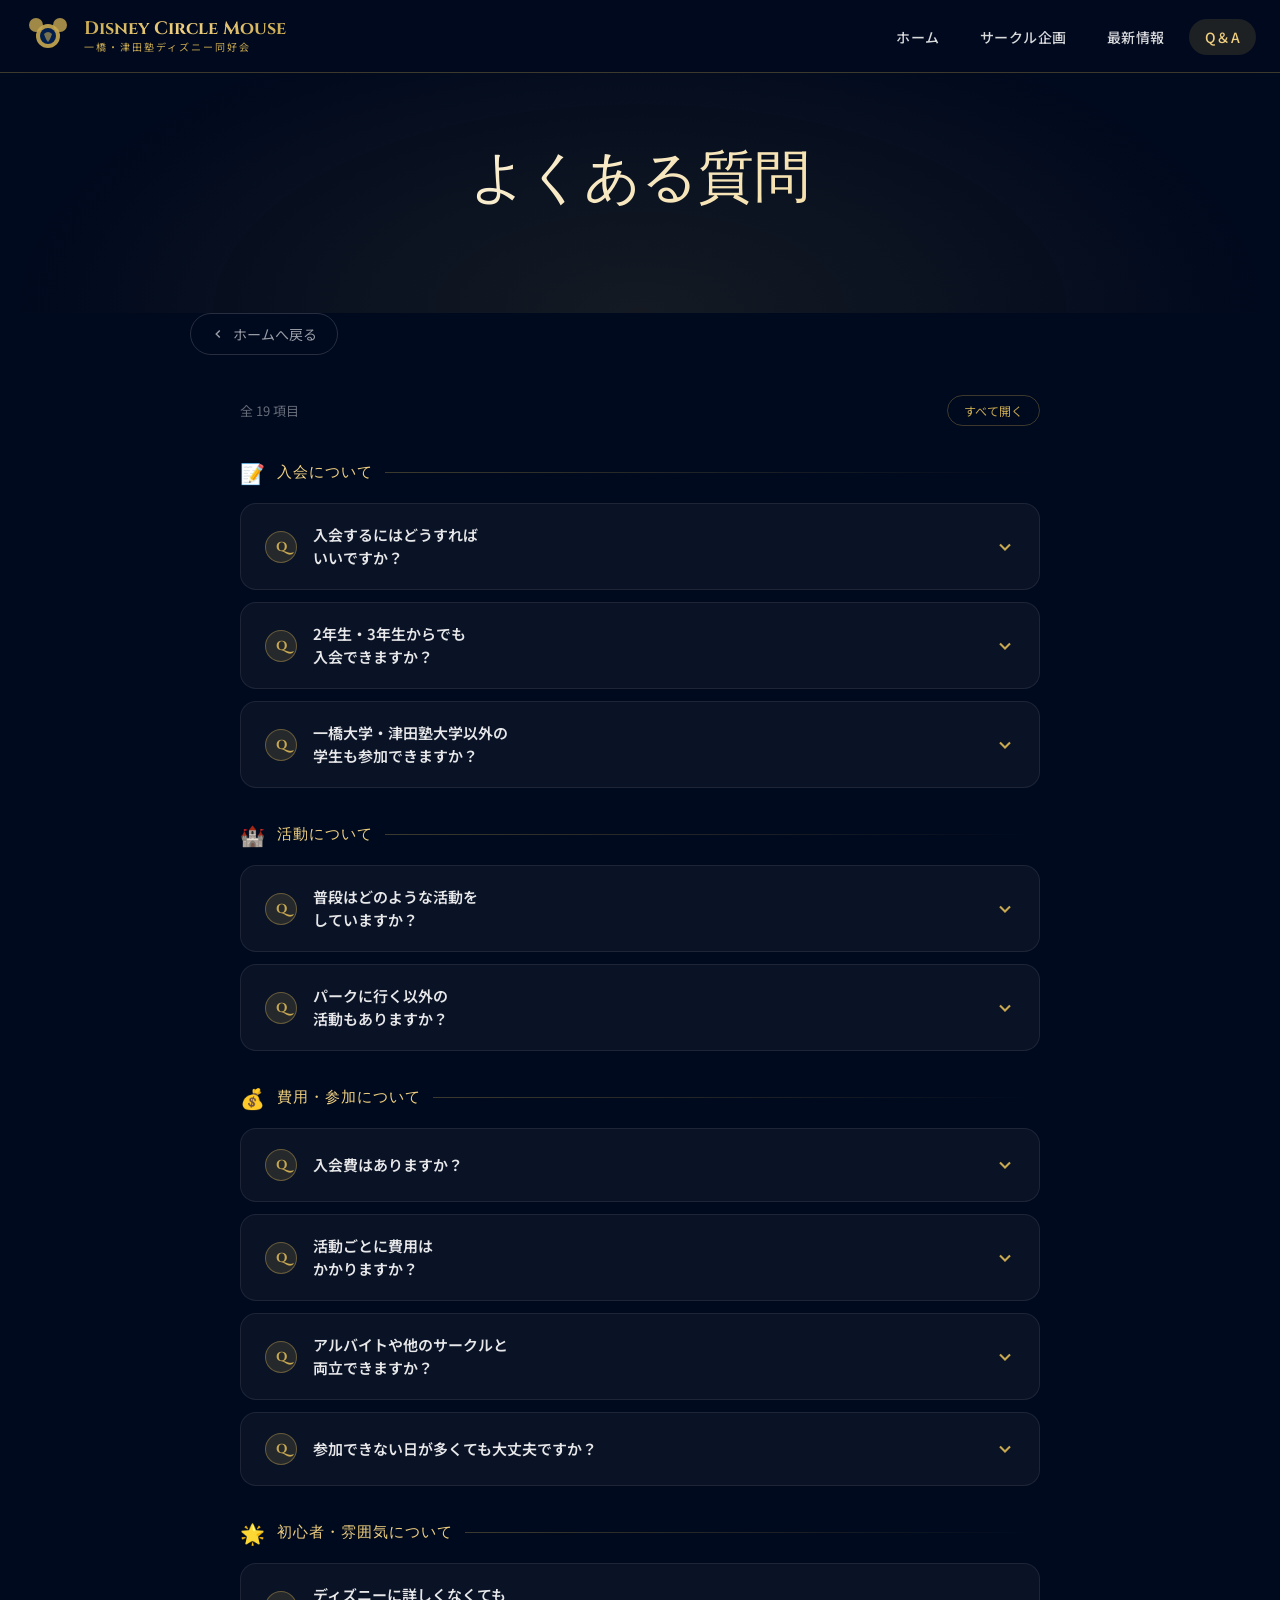
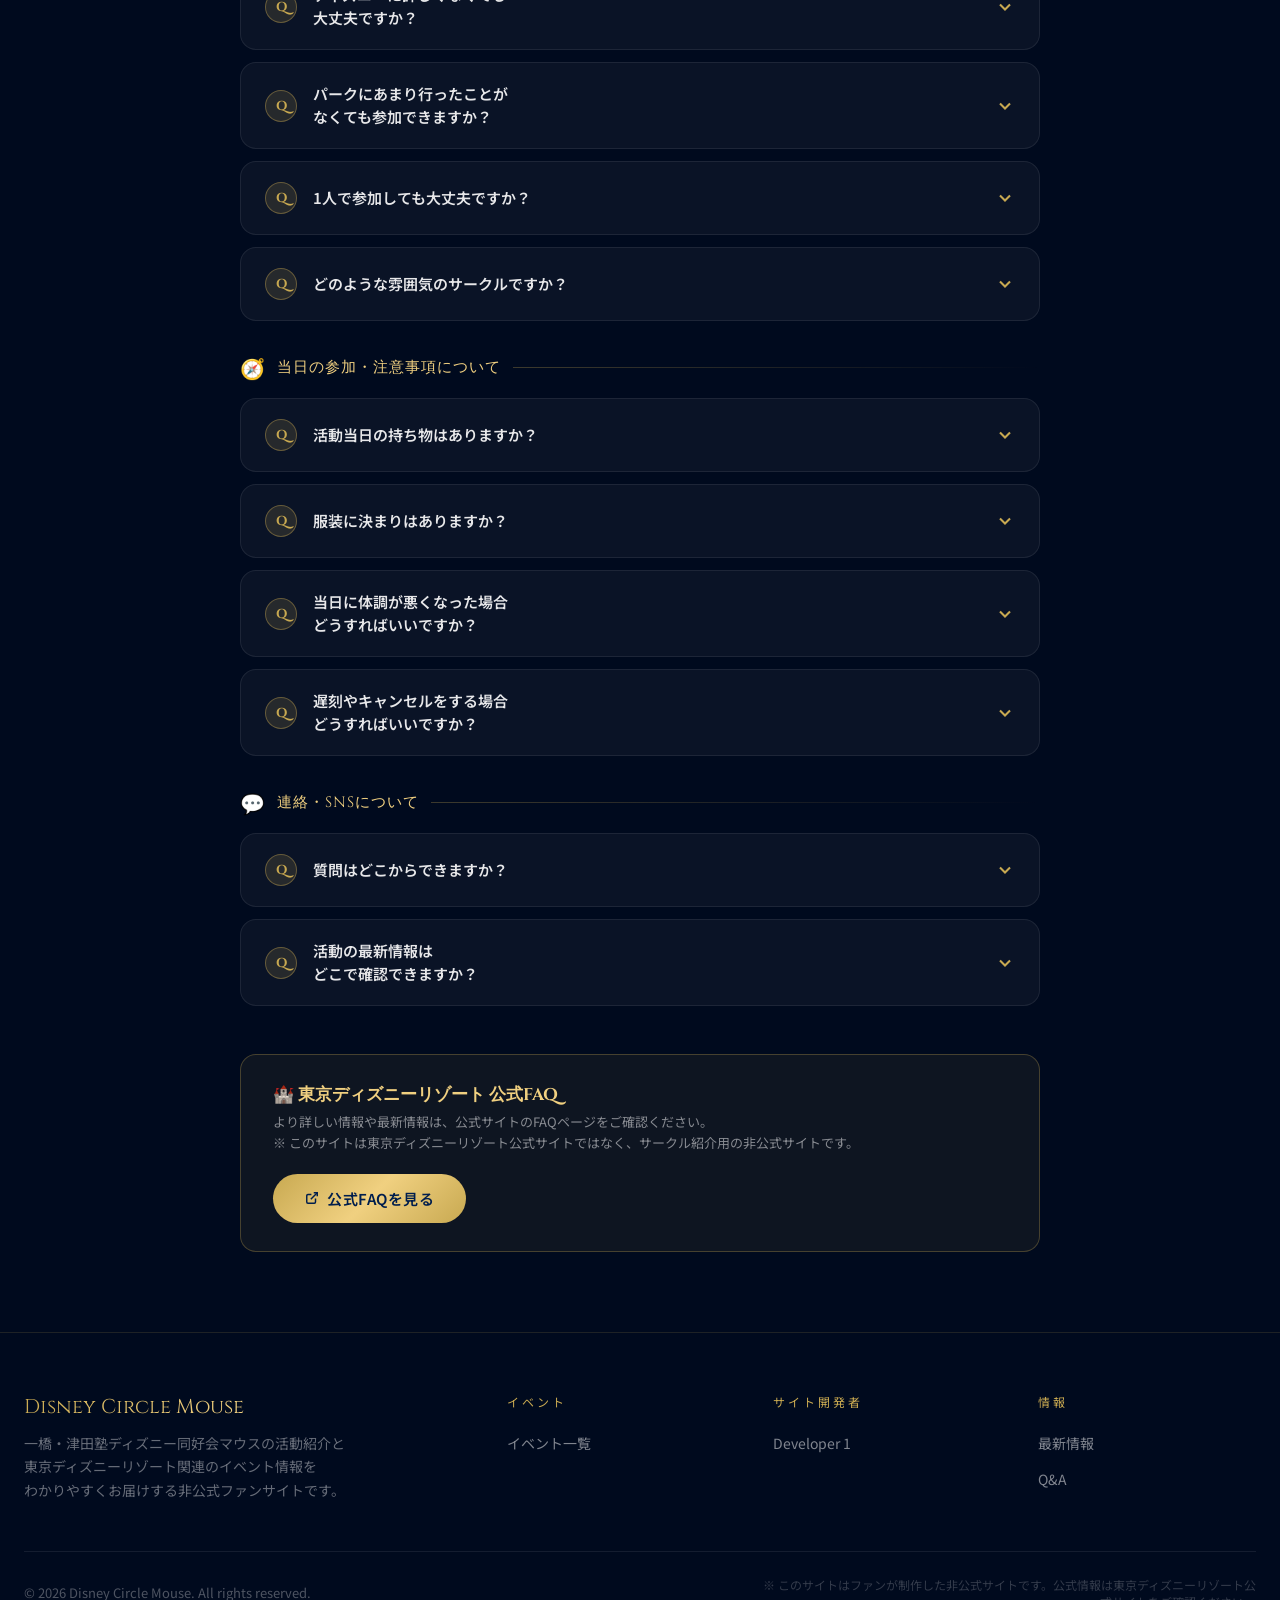
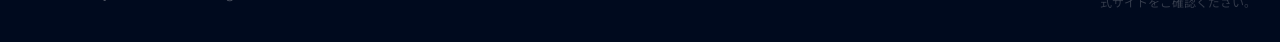
<file: faq.html>
<!DOCTYPE html>
<html lang="ja">
<head>
  <meta charset="UTF-8" />
  <meta name="viewport" content="width=device-width, initial-scale=1.0" />
  <title>FAQ よくある質問 | Disney Circle Mouse</title>
  <meta name="description" content="一橋・津田塾ディズニー同好会 Mouse の入会前によくいただく質問をまとめました。活動内容や参加方法、雰囲気、費用などを紹介しています。" />
  <link rel="stylesheet" href="css/style.css" />
  <style>
    /* ===== FAQ ACCORDION ===== */
    .faq-list {
      max-width: 800px;
      margin: 0 auto;
      display: flex;
      flex-direction: column;
      gap: 12px;
    }

    .faq-item {
      background: rgba(255,255,255,0.04);
      border: 1px solid rgba(255,255,255,0.08);
      border-radius: 16px;
      overflow: hidden;
      transition: border-color 0.3s ease;
    }

    .faq-item.open {
      border-color: rgba(200, 169, 81, 0.45);
      box-shadow: 0 4px 24px rgba(200, 169, 81, 0.08);
    }

    .faq-question {
      width: 100%;
      background: transparent;
      border: none;
      padding: 20px 24px;
      display: flex;
      align-items: center;
      gap: 16px;
      cursor: pointer;
      text-align: left;
      transition: background 0.2s ease;
    }

    .faq-question:hover {
      background: rgba(255,255,255,0.04);
    }

    .faq-item.open .faq-question {
      background: rgba(200, 169, 81, 0.06);
      border-bottom: 1px solid rgba(200, 169, 81, 0.15);
    }

    .faq-q-badge {
      flex-shrink: 0;
      width: 32px;
      height: 32px;
      border-radius: 50%;
      background: rgba(200, 169, 81, 0.15);
      border: 1px solid rgba(200, 169, 81, 0.4);
      display: flex;
      align-items: center;
      justify-content: center;
      font-family: 'Cinzel', serif;
      font-size: 13px;
      font-weight: 700;
      color: var(--disney-gold);
    }

    .faq-item.open .faq-q-badge {
      background: var(--disney-gold);
      color: var(--disney-navy);
    }

    .faq-q-text {
      flex: 1;
      font-size: 15px;
      font-weight: 600;
      color: rgba(255,255,255,0.9);
      line-height: 1.5;
      font-family: 'Noto Sans JP', sans-serif;
    }

    .faq-chevron {
      flex-shrink: 0;
      width: 20px;
      height: 20px;
      color: var(--disney-gold);
      transition: transform 0.35s ease;
    }

    .faq-item.open .faq-chevron {
      transform: rotate(180deg);
    }

    .faq-answer {
      max-height: 0;
      overflow: hidden;
      transition: max-height 0.4s ease, padding 0.3s ease;
    }

    .faq-item.open .faq-answer {
      max-height: 800px;
    }

    .faq-answer-inner {
      padding: 0 24px 20px 72px;
    }

    .faq-a-label {
      display: inline-block;
      font-size: 11px;
      letter-spacing: 2px;
      color: var(--disney-gold);
      text-transform: uppercase;
      margin-bottom: 8px;
    }

    .faq-a-text {
      font-size: 14px;
      color: rgba(255,255,255,0.72);
      line-height: 1.85;
    }

    /* ===== CATEGORY DIVIDER ===== */
    .faq-category {
      display: flex;
      align-items: center;
      gap: 12px;
      margin: 32px 0 16px;
      max-width: 800px;
      margin-left: auto;
      margin-right: auto;
    }

    .faq-category:first-of-type {
      margin-top: 0;
    }

    .faq-category-icon {
      font-size: 20px;
    }

    .faq-category-name {
      font-family: 'Cinzel', serif;
      font-size: 15px;
      color: var(--disney-gold-light);
      letter-spacing: 1px;
    }

    .faq-category-line {
      flex: 1;
      height: 1px;
      background: linear-gradient(to right, rgba(200,169,81,0.3), transparent);
    }

    /* ===== OFFICIAL LINK BANNER ===== */
    .official-banner {
      max-width: 800px;
      margin: 48px auto 0;
      background: rgba(200,169,81,0.07);
      border: 1px solid rgba(200,169,81,0.3);
      border-radius: 16px;
      padding: 28px 32px;
      display: flex;
      align-items: center;
      justify-content: space-between;
      gap: 20px;
      flex-wrap: wrap;
    }

    .official-banner-info h3 {
      font-family: 'Cinzel', serif;
      font-size: 17px;
      margin-bottom: 6px;
      color: var(--disney-gold-light);
    }

    .official-banner-info p {
      font-size: 13px;
      color: rgba(255,255,255,0.5);
      line-height: 1.6;
    }

    /* ===== BACK BUTTON ===== */
    .back-btn {
      display: inline-flex;
      align-items: center;
      gap: 8px;
      color: rgba(255,255,255,0.6);
      text-decoration: none;
      font-size: 14px;
      padding: 10px 20px;
      border: 1px solid rgba(255,255,255,0.15);
      border-radius: 24px;
      transition: all 0.25s ease;
      margin-bottom: 40px;
    }

    .back-btn:hover {
      color: var(--disney-gold-light);
      border-color: rgba(200,169,81,0.5);
      background: rgba(200,169,81,0.07);
    }

    /* ===== COUNTER ===== */
    .faq-counter {
      max-width: 800px;
      margin: 0 auto 32px;
      display: flex;
      align-items: center;
      justify-content: space-between;
      flex-wrap: wrap;
      gap: 12px;
    }

    .faq-total {
      font-size: 13px;
      color: rgba(255,255,255,0.4);
    }

    .faq-expand-all {
      background: transparent;
      border: 1px solid rgba(200,169,81,0.3);
      color: var(--disney-gold);
      font-size: 12px;
      padding: 6px 16px;
      border-radius: 20px;
      cursor: pointer;
      font-family: 'Noto Sans JP', sans-serif;
      transition: all 0.2s ease;
    }

    .faq-expand-all:hover {
      background: rgba(200,169,81,0.1);
      border-color: var(--disney-gold);
    }
  </style>
</head>
<body>

<div class="stars-bg"></div>

<!-- Navigation -->
<nav class="navbar">
  <div class="nav-container">
    <a href="index.html" class="nav-logo">
      <svg class="nav-logo-icon" viewBox="0 0 48 48" fill="none">
        <circle cx="24" cy="24" r="12" fill="#c8a951" opacity="0.9"/>
        <circle cx="12" cy="13" r="7" fill="#c8a951" opacity="0.8"/>
        <circle cx="36" cy="13" r="7" fill="#c8a951" opacity="0.8"/>
        <circle cx="24" cy="24" r="8" fill="#001e4d"/>
        <path d="M20 22 Q24 18 28 22 Q26 28 24 30 Q22 28 20 22Z" fill="#c8a951" opacity="0.6"/>
      </svg>
      <div>
        <div class="nav-logo-text">Disney Circle Mouse</div>
        <div class="nav-logo-sub">一橋・津田塾ディズニー同好会</div>
      </div>
    </a>
    <ul class="nav-links">
      <li><a href="index.html">ホーム</a></li>
      <li><a href="events.html">サークル企画</a></li>
      <li><a href="news.html">最新情報</a></li>
      <li><a href="faq.html" class="active">Q＆A</a></li>
    </ul>
    <div class="hamburger"><span></span><span></span><span></span></div>
  </div>
</nav>

<!-- Page Hero -->
<section class="page-hero">
  <div class="page-hero-title fade-up">よくある質問</div>
</section>

<section class="section" style="padding-top:0">
  <div class="container" style="max-width:900px">

    <!-- Back button -->
    <a href="index.html" class="back-btn fade-up">
      <svg width="14" height="14" viewBox="0 0 24 24" fill="none" stroke="currentColor" stroke-width="2.5"><polyline points="15 18 9 12 15 6"/></svg>
      ホームへ戻る
    </a>

    <!-- Counter + expand all -->
    <div class="faq-counter fade-up">
      <span class="faq-total">全 19 項目</span>
      <button class="faq-expand-all" id="expand-all-btn">すべて開く</button>
    </div>

    <!-- Category: 入会について -->
    <div class="faq-category fade-up">
      <span class="faq-category-icon">📝</span>
      <span class="faq-category-name">入会について</span>
      <div class="faq-category-line"></div>
    </div>

    <div class="faq-list" id="faq-list">

      <div class="faq-item">
        <button class="faq-question" aria-expanded="false">
          <span class="faq-q-badge">Q</span>
          <span class="faq-q-text">入会するにはどうすれば<br>いいですか？</span>
          <svg class="faq-chevron" viewBox="0 0 24 24" fill="none" stroke="currentColor" stroke-width="2.5"><polyline points="6 9 12 15 18 9"/></svg>
        </button>
        <div class="faq-answer">
          <div class="faq-answer-inner">
            <span class="faq-a-label">Answer</span>
            <p class="faq-a-text">入会を希望される方は、<br>
            公式HP・SNSより<br>
            お気軽にご連絡ください！</p>
          </div>
        </div>
      </div>

      <div class="faq-item">
        <button class="faq-question" aria-expanded="false">
          <span class="faq-q-badge">Q</span>
          <span class="faq-q-text">2年生・3年生からでも<br>入会できますか？</span>
          <svg class="faq-chevron" viewBox="0 0 24 24" fill="none" stroke="currentColor" stroke-width="2.5"><polyline points="6 9 12 15 18 9"/></svg>
        </button>
        <div class="faq-answer">
          <div class="faq-answer-inner">
            <span class="faq-a-label">Answer</span>
            <p class="faq-a-text">学年に関係なく、参加可能です！</p>
          </div>
        </div>
      </div>

      <div class="faq-item">
        <button class="faq-question" aria-expanded="false">
          <span class="faq-q-badge">Q</span>
          <span class="faq-q-text">一橋大学・津田塾大学以外の<br>学生も参加できますか？</span>
          <svg class="faq-chevron" viewBox="0 0 24 24" fill="none" stroke="currentColor" stroke-width="2.5"><polyline points="6 9 12 15 18 9"/></svg>
        </button>
        <div class="faq-answer">
          <div class="faq-answer-inner">
            <span class="faq-a-label">Answer</span>
            <p class="faq-a-text">Mouseは一橋大学・津田塾大学の<br>
            学生を中心としたインカレサークルです！<br>
            他大学の方の参加可否は、年度ごとの<br>
            募集方針によって異なるため、<br>
            事前にお気軽にお問い合わせください！</p>
          </div>
        </div>
      </div>

    </div><!-- /faq-list -->

    <!-- Category: 活動について -->
    <div class="faq-category fade-up" style="margin-top:32px">
      <span class="faq-category-icon">🏰</span>
      <span class="faq-category-name">活動について</span>
      <div class="faq-category-line"></div>
    </div>

    <div class="faq-list">

      <div class="faq-item">
        <button class="faq-question" aria-expanded="false">
          <span class="faq-q-badge">Q</span>
          <span class="faq-q-text">普段はどのような活動を<br>していますか？</span>
          <svg class="faq-chevron" viewBox="0 0 24 24" fill="none" stroke="currentColor" stroke-width="2.5"><polyline points="6 9 12 15 18 9"/></svg>
        </button>
        <div class="faq-answer">
          <div class="faq-answer-inner">
            <span class="faq-a-label">Answer</span>
            <p class="faq-a-text">東京ディズニーリゾートに行く企画や<br>
            ショー・パレードを楽しむ活動、<br>
            食事会、 季節イベントなど<br>
            様々な活動を行っています！</p>
          </div>
        </div>
      </div>

      <div class="faq-item">
        <button class="faq-question" aria-expanded="false">
          <span class="faq-q-badge">Q</span>
          <span class="faq-q-text">パークに行く以外の<br>活動もありますか？</span>
          <svg class="faq-chevron" viewBox="0 0 24 24" fill="none" stroke="currentColor" stroke-width="2.5"><polyline points="6 9 12 15 18 9"/></svg>
        </button>
        <div class="faq-answer">
          <div class="faq-answer-inner">
            <span class="faq-a-label">Answer</span>
            <p class="faq-a-text">はい！食事会や映画鑑賞、<br>
            季節イベント、交流企画など<br>
            パーク外でも楽しめる活動も<br>
            日々行っています！</p>
          </div>
        </div>
      </div>

    </div>

    <!-- Category: 費用・参加について -->
    <div class="faq-category fade-up" style="margin-top:32px">
      <span class="faq-category-icon">💰</span>
      <span class="faq-category-name">費用・参加について</span>
      <div class="faq-category-line"></div>
    </div>

    <div class="faq-list">

      <div class="faq-item">
        <button class="faq-question" aria-expanded="false">
          <span class="faq-q-badge">Q</span>
          <span class="faq-q-text">入会費はありますか？</span>
          <svg class="faq-chevron" viewBox="0 0 24 24" fill="none" stroke="currentColor" stroke-width="2.5"><polyline points="6 9 12 15 18 9"/></svg>
        </button>
        <div class="faq-answer">
          <div class="faq-answer-inner">
            <span class="faq-a-label">Answer</span>
            <p class="faq-a-text">入会費は無料です！</p>
          </div>
        </div>
      </div>

      <div class="faq-item">
        <button class="faq-question" aria-expanded="false">
          <span class="faq-q-badge">Q</span>
          <span class="faq-q-text">活動ごとに費用は<br>かかりますか？</span>
          <svg class="faq-chevron" viewBox="0 0 24 24" fill="none" stroke="currentColor" stroke-width="2.5"><polyline points="6 9 12 15 18 9"/></svg>
        </button>
        <div class="faq-answer">
          <div class="faq-answer-inner">
            <span class="faq-a-label">Answer</span>
            <p class="faq-a-text">パークに行く企画では、チケット代・<br>
            交通費・食事代などが各自で<br>
            必要になる場合があります。<br>
            <br>
            企画ごとの費用については、事前に<br>
            ご案内する内容をご確認ください！</p>
          </div>
        </div>
      </div>

      <div class="faq-item">
        <button class="faq-question" aria-expanded="false">
          <span class="faq-q-badge">Q</span>
          <span class="faq-q-text">アルバイトや他のサークルと<br>両立できますか？</span>
          <svg class="faq-chevron" viewBox="0 0 24 24" fill="none" stroke="currentColor" stroke-width="2.5"><polyline points="6 9 12 15 18 9"/></svg>
        </button>
        <div class="faq-answer">
          <div class="faq-answer-inner">
            <span class="faq-a-label">Answer</span>
            <p class="faq-a-text">両立しやすいよう、自分の予定に<br>
            合わせて参加する活動を選べます！</p>
          </div>
        </div>
      </div>

      <div class="faq-item">
        <button class="faq-question" aria-expanded="false">
          <span class="faq-q-badge">Q</span>
          <span class="faq-q-text">参加できない日が多くても大丈夫ですか？</span>
          <svg class="faq-chevron" viewBox="0 0 24 24" fill="none" stroke="currentColor" stroke-width="2.5"><polyline points="6 9 12 15 18 9"/></svg>
        </button>
        <div class="faq-answer">
          <div class="faq-answer-inner">
            <span class="faq-a-label">Answer</span>
            <p class="faq-a-text">参加頻度が高くなくても、興味のある<br>
            企画に合わせて参加できます。<br>
            <br>
            学業や予定を優先しながら、<br>
            無理のない形で参加可能です！</p>
          </div>
        </div>
      </div>

    </div>

    <!-- Category: 初心者・雰囲気について -->
    <div class="faq-category fade-up" style="margin-top:32px">
      <span class="faq-category-icon">🌟</span>
      <span class="faq-category-name">初心者・雰囲気について</span>
      <div class="faq-category-line"></div>
    </div>

    <div class="faq-list">

      <div class="faq-item">
        <button class="faq-question" aria-expanded="false">
          <span class="faq-q-badge">Q</span>
          <span class="faq-q-text">ディズニーに詳しくなくても<br>大丈夫ですか？</span>
          <svg class="faq-chevron" viewBox="0 0 24 24" fill="none" stroke="currentColor" stroke-width="2.5"><polyline points="6 9 12 15 18 9"/></svg>
        </button>
        <div class="faq-answer">
          <div class="faq-answer-inner">
            <span class="faq-a-label">Answer</span>
            <p class="faq-a-text">大丈夫です！パークが好きな方、<br>
            映画が好きな方、これから詳しく<br>
            なりたい方まで、幅広く楽しめます！</p>
          </div>
        </div>
      </div>

      <div class="faq-item">
        <button class="faq-question" aria-expanded="false">
          <span class="faq-q-badge">Q</span>
          <span class="faq-q-text">パークにあまり行ったことが<br>なくても参加できますか？</span>
          <svg class="faq-chevron" viewBox="0 0 24 24" fill="none" stroke="currentColor" stroke-width="2.5"><polyline points="6 9 12 15 18 9"/></svg>
        </button>
        <div class="faq-answer">
          <div class="faq-answer-inner">
            <span class="faq-a-label">Answer</span>
            <p class="faq-a-text">もちろん参加できます！</p>
          </div>
        </div>
      </div>

      <div class="faq-item">
        <button class="faq-question" aria-expanded="false">
          <span class="faq-q-badge">Q</span>
          <span class="faq-q-text">1人で参加しても大丈夫ですか？</span>
          <svg class="faq-chevron" viewBox="0 0 24 24" fill="none" stroke="currentColor" stroke-width="2.5"><polyline points="6 9 12 15 18 9"/></svg>
        </button>
        <div class="faq-answer">
          <div class="faq-answer-inner">
            <span class="faq-a-label">Answer</span>
            <p class="faq-a-text">1人で参加する方も大歓迎です！</p>
          </div>
        </div>
      </div>

      <div class="faq-item">
        <button class="faq-question" aria-expanded="false">
          <span class="faq-q-badge">Q</span>
          <span class="faq-q-text">どのような雰囲気のサークルですか？</span>
          <svg class="faq-chevron" viewBox="0 0 24 24" fill="none" stroke="currentColor" stroke-width="2.5"><polyline points="6 9 12 15 18 9"/></svg>
        </button>
        <div class="faq-answer">
          <div class="faq-answer-inner">
            <span class="faq-a-label">Answer</span>
            <p class="faq-a-text">ディズニーをきっかけに、ゆるやかに<br>
            交流できる雰囲気を目指しています！</p>
          </div>
        </div>
      </div>

    </div>

    <!-- Category: 当日の参加・注意事項について -->
    <div class="faq-category fade-up" style="margin-top:32px">
      <span class="faq-category-icon">🧭</span>
      <span class="faq-category-name">当日の参加・注意事項について</span>
      <div class="faq-category-line"></div>
    </div>

    <div class="faq-list">

      <div class="faq-item">
        <button class="faq-question" aria-expanded="false">
          <span class="faq-q-badge">Q</span>
          <span class="faq-q-text">活動当日の持ち物はありますか？</span>
          <svg class="faq-chevron" viewBox="0 0 24 24" fill="none" stroke="currentColor" stroke-width="2.5"><polyline points="6 9 12 15 18 9"/></svg>
        </button>
        <div class="faq-answer">
          <div class="faq-answer-inner">
            <span class="faq-a-label">Answer</span>
            <p class="faq-a-text">企画内容によって異なりますが、<br>
            パーク企画ではスマホ、モバイルバッテリー<br>
            必要に応じて雨具などがあると安心です。<br>
            詳細は事前案内をご確認ください！</p>
          </div>
        </div>
      </div>

      <div class="faq-item">
        <button class="faq-question" aria-expanded="false">
          <span class="faq-q-badge">Q</span>
          <span class="faq-q-text">服装に決まりはありますか？</span>
          <svg class="faq-chevron" viewBox="0 0 24 24" fill="none" stroke="currentColor" stroke-width="2.5"><polyline points="6 9 12 15 18 9"/></svg>
        </button>
        <div class="faq-answer">
          <div class="faq-answer-inner">
            <span class="faq-a-label">Answer</span>
            <p class="faq-a-text">基本的には自由ですが、長時間歩く<br>
            企画では動きやすい服装がおすすめです。<br>
            <br>
            季節や天候に合わせて<br>
            ご準備していただけると幸いです。</p>
          </div>
        </div>
      </div>

      <div class="faq-item">
        <button class="faq-question" aria-expanded="false">
          <span class="faq-q-badge">Q</span>
          <span class="faq-q-text">当日に体調が悪くなった場合<br>どうすればいいですか？</span>
          <svg class="faq-chevron" viewBox="0 0 24 24" fill="none" stroke="currentColor" stroke-width="2.5"><polyline points="6 9 12 15 18 9"/></svg>
        </button>
        <div class="faq-answer">
          <div class="faq-answer-inner">
            <span class="faq-a-label">Answer</span>
            <p class="faq-a-text">無理をせず、早めに運営メンバーへ<br>
            ご連絡ください。</p>
          </div>
        </div>
      </div>

      <div class="faq-item">
        <button class="faq-question" aria-expanded="false">
          <span class="faq-q-badge">Q</span>
          <span class="faq-q-text">遅刻やキャンセルをする場合<br>どうすればいいですか？</span>
          <svg class="faq-chevron" viewBox="0 0 24 24" fill="none" stroke="currentColor" stroke-width="2.5"><polyline points="6 9 12 15 18 9"/></svg>
        </button>
        <div class="faq-answer">
          <div class="faq-answer-inner">
            <span class="faq-a-label">Answer</span>
            <p class="faq-a-text">できるだけ早く運営メンバーへ<br>
            ご連絡いただけると助かります。</p>
          </div>
        </div>
      </div>

    </div>

    <!-- Category: 連絡・SNSについて -->
    <div class="faq-category fade-up" style="margin-top:32px">
      <span class="faq-category-icon">💬</span>
      <span class="faq-category-name">連絡・SNSについて</span>
      <div class="faq-category-line"></div>
    </div>

    <div class="faq-list">

      <div class="faq-item">
        <button class="faq-question" aria-expanded="false">
          <span class="faq-q-badge">Q</span>
          <span class="faq-q-text">質問はどこからできますか？</span>
          <svg class="faq-chevron" viewBox="0 0 24 24" fill="none" stroke="currentColor" stroke-width="2.5"><polyline points="6 9 12 15 18 9"/></svg>
        </button>
        <div class="faq-answer">
          <div class="faq-answer-inner">
            <span class="faq-a-label">Answer</span>
            <p class="faq-a-text">公式SNSやお問い合わせフォームより、<br>
            お気軽にご連絡ください！<br>
            <br>
            入会前のご質問や活動内容の<br>
            ご相談も受け付けています。</p>
          </div>
        </div>
      </div>

      <div class="faq-item">
        <button class="faq-question" aria-expanded="false">
          <span class="faq-q-badge">Q</span>
          <span class="faq-q-text">活動の最新情報は<br>どこで確認できますか？</span>
          <svg class="faq-chevron" viewBox="0 0 24 24" fill="none" stroke="currentColor" stroke-width="2.5"><polyline points="6 9 12 15 18 9"/></svg>
        </button>
        <div class="faq-answer">
          <div class="faq-answer-inner">
            <span class="faq-a-label">Answer</span>
            <p class="faq-a-text">最新情報は、公式SNSやサークル紹介<br>
            ホームページでご案内する予定です！<br>
            <br>
            新歓時期や企画前には、<br>
            最新の案内をぜひチェックしてみてください！</p>
          </div>
        </div>
      </div>


    </div>

    <!-- Official FAQ banner -->
    <div class="official-banner fade-up">
      <div class="official-banner-info">
        <h3>🏰 東京ディズニーリゾート 公式FAQ</h3>
        <p>より詳しい情報や最新情報は、公式サイトのFAQページをご確認ください。<br>※ このサイトは東京ディズニーリゾート公式サイトではなく、サークル紹介用の非公式サイトです。</p>
      </div>
      <a href="https://faq.tokyodisneyresort.jp/" target="_blank" rel="noopener noreferrer" class="btn btn-primary">
        <svg width="14" height="14" viewBox="0 0 24 24" fill="none" stroke="currentColor" stroke-width="2.5"><path d="M18 13v6a2 2 0 01-2 2H5a2 2 0 01-2-2V8a2 2 0 012-2h6"/><polyline points="15 3 21 3 21 9"/><line x1="10" y1="14" x2="21" y2="3"/></svg>
        公式FAQを見る
      </a>
    </div>

  </div>
</section>

<!-- Footer -->
<footer class="footer">
  <div class="footer-container">
    <div class="footer-top">
      <div>
        <div class="footer-brand-name">Disney Circle Mouse</div>
        <p class="footer-brand-desc">一橋・津田塾ディズニー同好会マウスの活動紹介と<br>東京ディズニーリゾート関連のイベント情報を<br>わかりやすくお届けする非公式ファンサイトです。</p>
      </div>
      <div>
        <div class="footer-col-title">イベント</div>
        <ul class="footer-links">
          <li><a href="events.html">イベント一覧</a></li>
        </ul>
      </div>
      <div>
        <div class="footer-col-title">サイト開発者</div>
        <ul class="footer-links">
          <li><a href="developer.html">Developer 1</a></li>
        </ul>
      </div>
      <div>
        <div class="footer-col-title">情報</div>
        <ul class="footer-links">
          <li><a href="news.html">最新情報</a></li>
          <li><a href="faq.html">Q&amp;A</a></li>
        </ul>
      </div>
    </div>
    <div class="footer-bottom">
      <div class="footer-copyright">© 2026 Disney Circle Mouse. All rights reserved.</div>
      <div class="footer-disclaimer">※ このサイトはファンが制作した非公式サイトです。公式情報は東京ディズニーリゾート公式サイトをご確認ください。</div>
    </div>
  </div>
</footer>

<button class="scroll-top" aria-label="ページトップへ">↑</button>

<script src="js/main.js"></script>
<script>
  // Accordion
  document.querySelectorAll('.faq-question').forEach(btn => {
    btn.addEventListener('click', () => {
      const item = btn.closest('.faq-item');
      const isOpen = item.classList.contains('open');
      item.classList.toggle('open', !isOpen);
      btn.setAttribute('aria-expanded', String(!isOpen));
    });
  });

  // Expand / Collapse all
  const expandBtn = document.getElementById('expand-all-btn');
  if (expandBtn) {
    let allOpen = false;
    expandBtn.addEventListener('click', () => {
      allOpen = !allOpen;
      document.querySelectorAll('.faq-item').forEach(item => {
        item.classList.toggle('open', allOpen);
        item.querySelector('.faq-question').setAttribute('aria-expanded', String(allOpen));
      });
      expandBtn.textContent = allOpen ? 'すべて閉じる' : 'すべて開く';
    });
  }
</script>
</body>
</html>
</file>
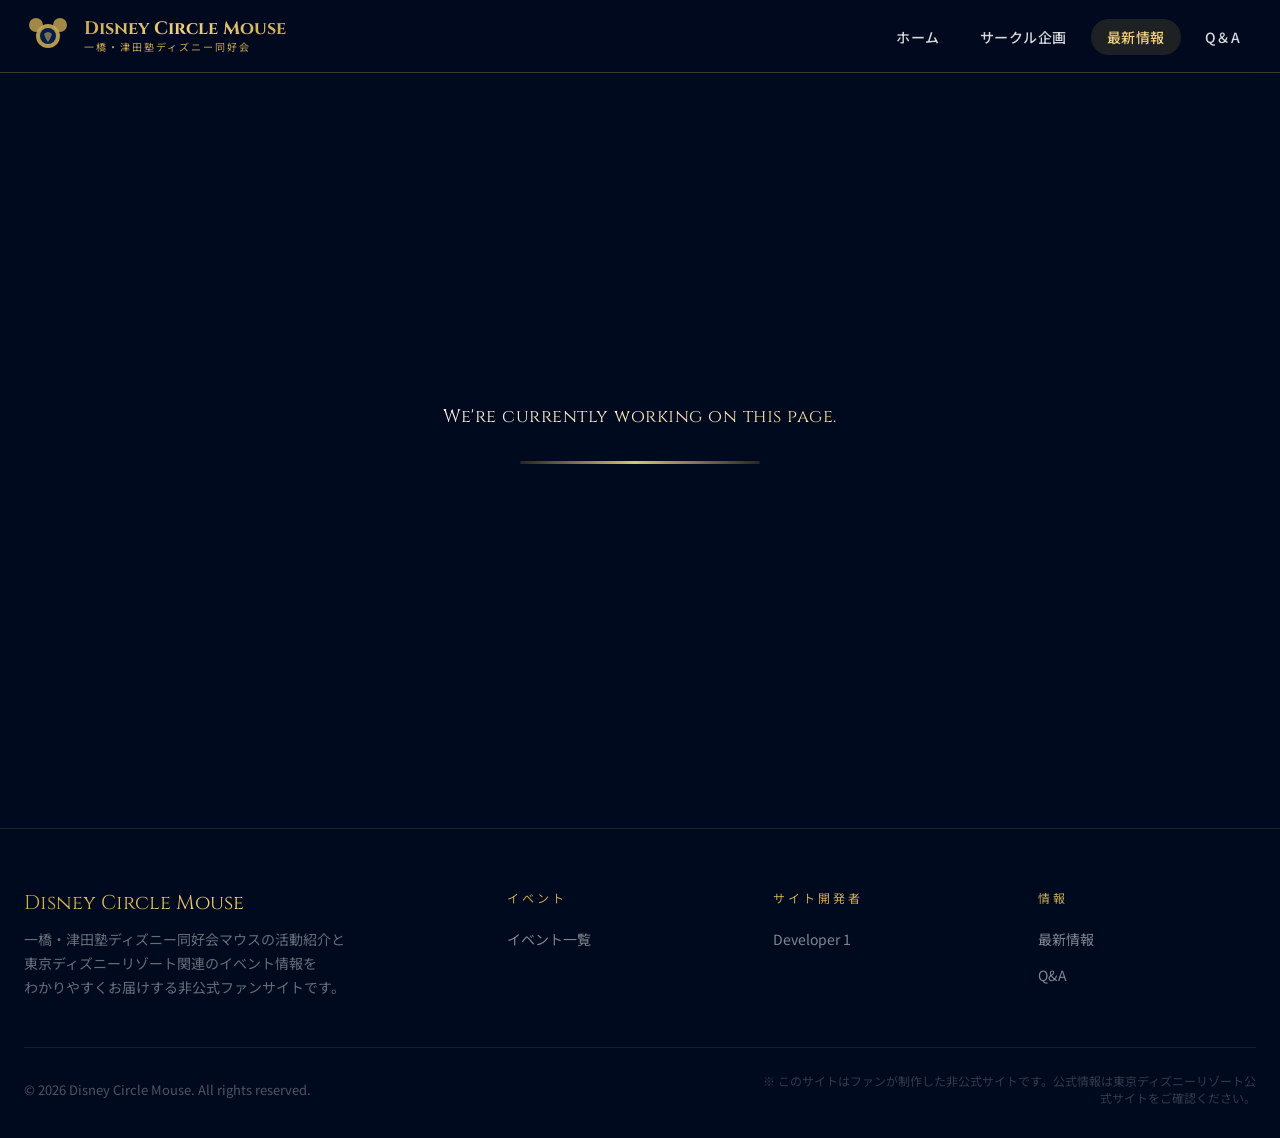
<file: news.html>
<!DOCTYPE html>
<html lang="ja">
<head>
  <meta charset="UTF-8" />
  <meta name="viewport" content="width=device-width, initial-scale=1.0" />
  <title>最新情報 | Disney Circle Mouse</title>
  <meta name="description" content="一橋・津田塾ディズニー同好会マウスの最新情報をお届けします。" />
  <link rel="stylesheet" href="css/style.css" />
  <style>
    /* ===== NEWS PAGE ===== */
    .news-main {
      min-height: calc(100vh - 72px);
      display: flex;
      align-items: center;
      justify-content: center;
      text-align: center;
      padding: 120px 24px 80px;
      position: relative;
      z-index: 1;
    }

    /* Container reserved for future news content */
    .news-content {
      max-width: 720px;
      width: 100%;
    }

    .news-wip {
      font-family: 'Cinzel', serif;
      font-size: clamp(14px, 2vw, 18px);
      letter-spacing: 0.5px;
      background: linear-gradient(135deg, #fff, var(--disney-gold-light));
      -webkit-background-clip: text;
      -webkit-text-fill-color: transparent;
      background-clip: text;
    }

    .news-progress-wrap {
      width: 240px;
      max-width: 85vw;
      height: 3px;
      background: rgba(200, 169, 81, 0.18);
      border-radius: 2px;
      margin: 32px auto 0;
      overflow: hidden;
      position: relative;
    }

    .news-progress-bar {
      position: absolute;
      inset: 0;
      background: linear-gradient(90deg,
        rgba(200,169,81,0) 0%,
        rgba(240,208,128,0.9) 48%,
        rgba(200,169,81,0) 100%);
      animation: news-slide 2.4s ease-in-out infinite;
    }

    @keyframes news-slide {
      0%   { transform: translateX(-100%); }
      100% { transform: translateX(100%); }
    }

    @media (prefers-reduced-motion: reduce) {
      .news-progress-bar {
        animation-duration: 8s;
      }
    }
  </style>
</head>
<body>

<div class="stars-bg"></div>

<!-- Navigation -->
<nav class="navbar">
  <div class="nav-container">
    <a href="index.html" class="nav-logo">
      <svg class="nav-logo-icon" viewBox="0 0 48 48" fill="none" xmlns="http://www.w3.org/2000/svg">
        <circle cx="24" cy="24" r="12" fill="#c8a951" opacity="0.9"/>
        <circle cx="12" cy="13" r="7" fill="#c8a951" opacity="0.8"/>
        <circle cx="36" cy="13" r="7" fill="#c8a951" opacity="0.8"/>
        <circle cx="24" cy="24" r="8" fill="#001e4d"/>
        <path d="M20 22 Q24 18 28 22 Q26 28 24 30 Q22 28 20 22Z" fill="#c8a951" opacity="0.6"/>
      </svg>
      <div>
        <div class="nav-logo-text">Disney Circle Mouse</div>
        <div class="nav-logo-sub">一橋・津田塾ディズニー同好会</div>
      </div>
    </a>
    <ul class="nav-links">
      <li><a href="index.html">ホーム</a></li>
      <li><a href="events.html">サークル企画</a></li>
      <li><a href="news.html" class="active">最新情報</a></li>
      <li><a href="faq.html">Q＆A</a></li>
    </ul>
    <div class="hamburger" aria-label="メニュー"><span></span><span></span><span></span></div>
  </div>
</nav>

<!-- Main: centered placeholder (future news content goes inside .news-content) -->
<main class="news-main">
  <div class="news-content">
    <p class="news-wip">We're currently working on this page.</p>
    <div class="news-progress-wrap">
      <div class="news-progress-bar"></div>
    </div>
  </div>
</main>

<!-- Footer -->
<footer class="footer">
  <div class="footer-container">
    <div class="footer-top">
      <div>
        <div class="footer-brand-name">Disney Circle Mouse</div>
        <p class="footer-brand-desc">一橋・津田塾ディズニー同好会マウスの活動紹介と<br>東京ディズニーリゾート関連のイベント情報を<br>わかりやすくお届けする非公式ファンサイトです。</p>
      </div>
      <div>
        <div class="footer-col-title">イベント</div>
        <ul class="footer-links">
          <li><a href="events.html">イベント一覧</a></li>
        </ul>
      </div>
      <div>
        <div class="footer-col-title">サイト開発者</div>
        <ul class="footer-links">
          <li><a href="developer.html">Developer 1</a></li>
        </ul>
      </div>
      <div>
        <div class="footer-col-title">情報</div>
        <ul class="footer-links">
          <li><a href="news.html">最新情報</a></li>
          <li><a href="faq.html">Q&amp;A</a></li>
        </ul>
      </div>
    </div>
    <div class="footer-bottom">
      <div class="footer-copyright">© 2026 Disney Circle Mouse. All rights reserved.</div>
      <div class="footer-disclaimer">※ このサイトはファンが制作した非公式サイトです。公式情報は東京ディズニーリゾート公式サイトをご確認ください。</div>
    </div>
  </div>
</footer>

<button class="scroll-top" aria-label="ページトップへ">↑</button>

<script src="js/main.js"></script>
</body>
</html>
</file>
<file: css/afternoon-tea.css>
/* ============================================================
   Afternoon Tea Club — page-scoped styles
   Prefix: at-  (avoid collisions with css/style.css)

   Two variants:
     .at-page               → shared base (blog page: beige/pink)
     .at-page.at-login-page → login screen (dark navy, numpad style)
   ============================================================ */

/* ============================================================
   Base / shared
   ============================================================ */

.at-page {
  --at-pink:      #d9b3b8;
  --at-pink-deep: #b98a92;
  --at-beige:     #f5efe6;
  --at-beige-soft:#faf6f0;
  --at-gold:      #c8a951;
  --at-gold-soft: #f0d080;
  --at-ink:       #5a4a44;
  --at-ink-soft:  #8a766f;

  min-height: 100vh;
  background: linear-gradient(160deg, var(--at-beige-soft) 0%, var(--at-beige) 55%, #f3e6e3 100%);
  color: var(--at-ink);
  font-family: 'Noto Sans JP', sans-serif;
  font-weight: 300;
  -webkit-font-smoothing: antialiased;
}

.at-page a {
  color: var(--at-pink-deep);
  text-decoration: none;
}

/* ============================================================
   Blog page — shared header (afternoon-tea.html)
   ============================================================ */

.at-header {
  text-align: center;
  padding: 72px 24px 40px;
}

.at-eyebrow {
  font-family: 'Cinzel', serif;
  font-size: 0.72rem;
  letter-spacing: 0.35em;
  color: var(--at-gold);
  text-transform: uppercase;
  margin-bottom: 14px;
}

.at-title {
  font-family: 'Cinzel', serif;
  font-size: clamp(1.6rem, 4.5vw, 2.4rem);
  font-weight: 600;
  letter-spacing: 0.12em;
  color: var(--at-ink);
}

.at-title-rule {
  width: 64px;
  height: 1px;
  margin: 22px auto 0;
  background: linear-gradient(90deg, transparent, var(--at-gold), transparent);
}

.at-subtitle {
  margin-top: 16px;
  font-size: 0.85rem;
  letter-spacing: 0.08em;
  color: var(--at-ink-soft);
}

.at-back {
  display: inline-block;
  margin-top: 10px;
  font-size: 0.78rem;
  letter-spacing: 0.1em;
}

.at-back:hover { color: var(--at-gold); }

/* ---------- photo grid ---------- */

.at-grid-wrap {
  max-width: 980px;
  margin: 0 auto;
  padding: 16px 28px 110px;
}

.at-grid {
  display: grid;
  grid-template-columns: repeat(3, 1fr);
  gap: 18px;
}

.at-card {
  border: none;
  padding: 0;
  background: none;
  cursor: pointer;
  font: inherit;
  color: inherit;
  text-align: inherit;
}

.at-photo {
  aspect-ratio: 3 / 4;
  display: flex;
  flex-direction: column;
  align-items: center;
  justify-content: center;
  gap: 12px;
  border-radius: 14px;
  background: linear-gradient(150deg, #f7ece9 0%, var(--at-beige-soft) 60%, #f2e8dc 100%);
  border: 1px solid rgba(201, 171, 110, 0.30);
  box-shadow: 0 8px 24px rgba(90, 74, 68, 0.07);
  transition: transform 0.25s ease, box-shadow 0.25s ease;
}

.at-card:hover .at-photo,
.at-card:focus-visible .at-photo {
  transform: translateY(-3px);
  box-shadow: 0 14px 32px rgba(90, 74, 68, 0.13);
}

.at-photo-icon {
  width: 34px;
  height: 34px;
  display: flex;
  align-items: center;
  justify-content: center;
  border-radius: 50%;
  border: 1px solid var(--at-gold-soft);
  color: var(--at-gold);
  font-size: 0.95rem;
  background: rgba(255, 255, 255, 0.55);
}

.at-photo-label {
  font-family: 'Cinzel', serif;
  font-size: 0.6rem;
  letter-spacing: 0.28em;
  text-transform: uppercase;
  color: var(--at-ink-soft);
}

/* ---------- modal ---------- */

.at-modal {
  position: fixed;
  inset: 0;
  z-index: 1000;
  display: flex;
  align-items: center;
  justify-content: center;
  padding: 24px;
  background: rgba(90, 74, 68, 0.45);
  backdrop-filter: blur(3px);
  opacity: 0;
  visibility: hidden;
  transition: opacity 0.25s ease, visibility 0.25s ease;
}

.at-modal.at-modal-open {
  opacity: 1;
  visibility: visible;
}

.at-modal-card {
  width: 100%;
  max-width: 460px;
  max-height: 85vh;
  overflow-y: auto;
  background: var(--at-beige-soft);
  border: 1px solid rgba(201, 171, 110, 0.4);
  border-radius: 18px;
  box-shadow: 0 24px 60px rgba(60, 45, 40, 0.25);
  padding: 38px 34px 34px;
  position: relative;
}

.at-modal-close {
  position: absolute;
  top: 14px;
  right: 16px;
  width: 34px;
  height: 34px;
  border: none;
  border-radius: 50%;
  background: rgba(217, 179, 184, 0.25);
  color: var(--at-ink-soft);
  font-size: 1rem;
  cursor: pointer;
  transition: background 0.2s;
}

.at-modal-close:hover { background: rgba(217, 179, 184, 0.5); }

.at-modal-shop {
  font-family: 'Cinzel', serif;
  font-size: 1.15rem;
  font-weight: 600;
  letter-spacing: 0.08em;
  color: var(--at-ink);
  margin-bottom: 6px;
  padding-right: 30px;
}

.at-modal-meta {
  font-size: 0.8rem;
  letter-spacing: 0.05em;
  color: var(--at-ink-soft);
  line-height: 1.9;
  margin-bottom: 20px;
}

.at-modal-photos {
  display: grid;
  grid-template-columns: repeat(3, 1fr);
  gap: 10px;
  margin-bottom: 20px;
}

.at-modal-photos .at-photo { border-radius: 10px; gap: 6px; }
.at-modal-photos .at-photo-icon { width: 24px; height: 24px; font-size: 0.7rem; }
.at-modal-photos .at-photo-label { font-size: 0.45rem; letter-spacing: 0.2em; }

.at-tags {
  display: flex;
  flex-wrap: wrap;
  gap: 8px;
}

.at-tag {
  font-size: 0.72rem;
  letter-spacing: 0.06em;
  color: var(--at-pink-deep);
  background: rgba(217, 179, 184, 0.18);
  border: 1px solid rgba(217, 179, 184, 0.45);
  border-radius: 999px;
  padding: 4px 12px;
}

/* ---------- blog page footer ---------- */

.at-footer {
  text-align: center;
  padding: 0 24px 56px;
  font-family: 'Cinzel', serif;
  font-size: 0.62rem;
  letter-spacing: 0.3em;
  color: rgba(138, 118, 111, 0.55);
  text-transform: uppercase;
}

/* ---------- responsive (blog) ---------- */

@media (max-width: 640px) {
  .at-grid { grid-template-columns: repeat(2, 1fr); gap: 16px; }
  .at-grid-wrap { padding-left: 20px; padding-right: 20px; }
  .at-header { padding-top: 56px; }
}

@media (max-width: 380px) {
  .at-grid { grid-template-columns: 1fr; }
}

/* ============================================================
   Login page — dark navy numpad style  (.at-login-page)
   Scoped entirely under body.at-login-page — no blog bleed
   ============================================================ */

.at-login-page {
  background: #060d1c;
  color: #ffffff;
  overflow-x: hidden;
  display: flex;
  flex-direction: column;
}

/* Prevent double-tap zoom on the login screen only (scoped).
   touch-action is not inherited, so it is applied to every
   element in the page rather than via user-scalable=no. */
.at-login-page,
.at-login-page * {
  touch-action: manipulation;
}

/* CSS star field */
.at-stars {
  position: fixed;
  inset: 0;
  pointer-events: none;
  z-index: 0;
  background-image:
    radial-gradient(circle, rgba(240, 208, 128, 0.85) 1px, transparent 1px),
    radial-gradient(circle, rgba(255, 255, 255, 0.6)  1px, transparent 1px),
    radial-gradient(circle, rgba(200, 169, 81,  0.55) 1px, transparent 1px),
    radial-gradient(circle, rgba(255, 255, 255, 0.35) 1px, transparent 1px);
  background-size:
    113px 113px,
    67px  67px,
    157px 157px,
    89px  89px;
  background-position:
    17px 11px,
    53px 37px,
    79px 63px,
    31px 81px;
  opacity: 0.5;
}

/* ---- full-screen wrapper ---- */
.at-lp-wrap {
  position: relative;
  z-index: 1;
  display: flex;
  flex-direction: column;
  align-items: center;
  justify-content: center;
  min-height: 100vh;
  padding: 40px 24px 32px;
  gap: 0;
  /* clamp vertical gaps via margin on children */
}

/* ---- Mickey logo ---- */
.at-lp-logo {
  display: flex;
  flex-direction: column;
  align-items: center;
  margin-bottom: 28px;
}

.at-lp-icon {
  position: relative;
  width: 72px;
  height: 72px;
  margin-bottom: 14px;
  /* soft pearl glow around the whole icon
     (also creates a stacking context so ::before stays behind it) */
  filter: drop-shadow(0 0 12px rgba(208, 216, 232, 0.45));
}

/* silver radial glow behind the bear */
.at-lp-icon::before {
  content: '';
  position: absolute;
  inset: -52px;
  z-index: -1;
  border-radius: 50%;
  background: radial-gradient(circle,
    rgba(216, 224, 240, 0.30) 0%,
    rgba(200, 212, 232, 0.14) 42%,
    transparent 72%);
  pointer-events: none;
}

.at-lp-icon-face {
  position: absolute;
  inset: 12px 0 0;
  width: 72px;
  height: 60px;
  border-radius: 50%;
  background: linear-gradient(135deg, #d0d8e8 0%, #e8ecf5 100%);
  box-shadow:
    0 0 18px rgba(208, 216, 232, 0.45),
    inset 0 -4px 8px rgba(40, 60, 100, 0.18);
}

.at-lp-icon-ear {
  position: absolute;
  top: 0;
  width: 30px;
  height: 30px;
  border-radius: 50%;
  background: linear-gradient(135deg, #d0d8e8 0%, #e8ecf5 100%);
  box-shadow: 0 0 10px rgba(208, 216, 232, 0.35);
}

.at-lp-icon-ear--l { left: -4px; }
.at-lp-icon-ear--r { right: -4px; }

.at-lp-icon-star {
  position: absolute;
  inset: 0;
  display: flex;
  align-items: center;
  justify-content: center;
  padding-top: 12px;
  font-size: 1.1rem;
  color: rgba(200, 180, 255, 0.9);
  text-shadow: 0 0 6px rgba(200, 180, 255, 0.7);
}

.at-lp-brand {
  font-family: 'Cinzel', serif;
  /* clamp keeps "Afternoon Tea Circle" on one line on narrow phones */
  font-size: clamp(0.78rem, 4.2vw, 0.95rem);
  font-weight: 400;
  letter-spacing: 2.5px;
  color: #c0cce0;
  white-space: nowrap;
}

/* ---- prompt ---- */
.at-lp-prompt {
  font-family: 'Noto Sans JP', sans-serif;
  font-size: 0.88rem;
  font-weight: 300;
  letter-spacing: 0.06em;
  color: rgba(190, 205, 225, 0.75);
  margin-bottom: 28px;
  text-align: center;
  width: 100%;
}

/* ---- dot indicators ---- */
.at-lp-dots {
  display: flex;
  gap: 18px;
  margin-bottom: 12px;
  width: 100%;
  justify-content: center;
}

.at-dot {
  display: block;
  width: 52px;
  height: 52px;
  border-radius: 50%;
  border: 1px solid rgba(180, 200, 230, 0.35);
  background: transparent;
  transition: background 0.15s ease, border-color 0.15s ease, box-shadow 0.15s ease;
}

.at-dot--filled {
  background: rgba(190, 205, 225, 0.85);
  border-color: rgba(190, 205, 225, 0.85);
  box-shadow: 0 0 12px rgba(180, 200, 230, 0.55);
}

/* ---- lock message ---- */
.at-lp-lock-msg {
  min-height: 1.4em;
  font-size: 0.78rem;
  letter-spacing: 0.05em;
  color: rgba(255, 160, 100, 0.9);
  text-align: center;
  margin-bottom: 20px;
}

/* ---- numpad ---- */
.at-numpad {
  display: grid;
  /* full width of the .at-lp-wrap frame (not the whole screen) */
  grid-template-columns: repeat(3, 1fr);
  justify-items: center;
  gap: 14px;
  width: 100%;
  margin-bottom: 32px;
}

.at-nkey {
  width: 82px;
  height: 82px;
  border-radius: 50%;
  /* thin, faint double ring */
  border: 1px solid rgba(160, 185, 220, 0.2);
  outline: 1px solid rgba(160, 185, 220, 0.08);
  outline-offset: 5px;
  background: rgba(8, 18, 40, 0.55);
  color: rgba(200, 215, 240, 0.7);
  font-family: 'Cinzel', serif;
  font-style: italic;
  font-size: 28px;
  font-weight: 400;
  letter-spacing: 0.04em;
  cursor: pointer;
  display: flex;
  align-items: center;
  justify-content: center;
  transition: background 0.15s, box-shadow 0.15s, transform 0.1s, border-color 0.15s;
  -webkit-tap-highlight-color: transparent;
  user-select: none;
  backdrop-filter: blur(4px);
}

.at-nkey:hover:not(:disabled) {
  background: rgba(190, 205, 225, 0.08);
  box-shadow: 0 0 16px rgba(180, 200, 230, 0.2);
}

/* pressed: glow softly and lift up */
.at-nkey:active:not(:disabled) {
  transform: translateY(-3px) scale(1.04);
  background: rgba(190, 205, 225, 0.14);
  border-color: rgba(200, 215, 240, 0.45);
  box-shadow:
    0 0 22px rgba(190, 205, 225, 0.4),
    0 6px 16px rgba(0, 0, 0, 0.35);
}

/* keyboard focus ring (the decorative outline above replaces the
   browser default, so restore a visible one for focus-visible) */
.at-nkey:focus-visible {
  outline: 2px solid rgba(200, 215, 240, 0.7);
  outline-offset: 5px;
}

.at-nkey:disabled {
  opacity: 0.28;
  cursor: not-allowed;
}

.at-nkey--empty {
  pointer-events: none;
  background: transparent;
  border-color: transparent;
  outline: none;
  cursor: default;
}

.at-nkey--del {
  font-family: 'Noto Sans JP', sans-serif;
  font-style: normal;
  font-size: 1.3rem;
  color: rgba(190, 205, 225, 0.6);
  border-color: rgba(160, 185, 220, 0.16);
}

/* ---- back link ---- */
.at-lp-back {
  font-size: 0.78rem;
  letter-spacing: 0.12em;
  color: rgba(200, 169, 81, 0.5);
  text-decoration: none;
  transition: color 0.2s;
}

.at-lp-back:hover {
  color: rgba(240, 208, 128, 0.9);
}

/* ---- responsive (login) ---- */
@media (max-width: 380px) {
  .at-lp-dots { gap: 14px; }
  .at-numpad { gap: 12px; }
  .at-nkey {
    width: 68px;
    height: 68px;
    font-size: 22px;
  }
  .at-lp-wrap { padding: 32px 16px 24px; }
}

@media (min-width: 640px) {
  /* center the numpad like a phone screen on wide displays */
  .at-lp-wrap {
    max-width: 380px;
    margin-left: auto;
    margin-right: auto;
  }
}
</file>
<file: css/style.css>
@import url('https://fonts.googleapis.com/css2?family=Cinzel:wght@400;600;700&family=Noto+Sans+JP:wght@300;400;500;700&display=swap');

:root {
  --disney-navy: #001e4d;
  --disney-blue: #0057b8;
  --disney-gold: #c8a951;
  --disney-gold-light: #f0d080;
  --disney-white: #ffffff;
  --disney-dark: #000a1e;
  --disney-purple: #4a1c6b;
  --disney-pink: #e91e8c;
  --gradient-magic: linear-gradient(135deg, #001e4d 0%, #0a2e6e 50%, #001e4d 100%);
  --gradient-gold: linear-gradient(135deg, #c8a951 0%, #f0d080 50%, #c8a951 100%);
  --activity-card-width: 225px;
  --activity-card-height: 360px;
  --activity-carousel-gap: 20px;
}

@media (max-width: 360px) {
  :root {
    --activity-card-width: 210px;
    --activity-card-height: 336px;
  }
}

@media (min-width: 768px) {
  :root {
    --activity-card-width: 240px;
    --activity-card-height: 384px;
  }
}

@media (min-width: 1024px) {
  :root {
    --activity-card-width: 285px;
    --activity-card-height: 448px;
  }
}

@media (min-width: 1440px) {
  :root {
    --activity-card-width: 315px;
    --activity-card-height: 496px;
  }
}

* {
  margin: 0;
  padding: 0;
  box-sizing: border-box;
}

html {
  scroll-behavior: smooth;
}

body {
  font-family: 'Noto Sans JP', sans-serif;
  background-color: var(--disney-dark);
  color: var(--disney-white);
  overflow-x: hidden;
}

/* ===== STARS BACKGROUND ===== */
.stars-bg {
  position: fixed;
  top: 0;
  left: 0;
  width: 100%;
  height: 100%;
  pointer-events: none;
  z-index: 0;
  overflow: hidden;
}

.star {
  position: absolute;
  background: white;
  border-radius: 50%;
  animation: twinkle var(--duration, 3s) ease-in-out infinite;
  animation-delay: var(--delay, 0s);
  opacity: 0;
}

@keyframes twinkle {
  0%, 100% { opacity: 0; transform: scale(0.5); }
  50% { opacity: 1; transform: scale(1); }
}

/* ===== NAVIGATION ===== */
.navbar {
  position: fixed;
  top: 0;
  left: 0;
  right: 0;
  z-index: 1000;
  background: rgba(0, 10, 30, 0.85);
  backdrop-filter: blur(12px);
  border-bottom: 1px solid rgba(200, 169, 81, 0.3);
  transition: all 0.3s ease;
}

.nav-container {
  max-width: 1400px;
  margin: 0 auto;
  padding: 0 24px;
  display: flex;
  align-items: center;
  justify-content: space-between;
  height: 72px;
}

.nav-logo {
  display: flex;
  align-items: center;
  gap: 12px;
  text-decoration: none;
}

.nav-logo-icon {
  width: 48px;
  height: 48px;
}

.nav-logo-text {
  font-family: 'Cinzel', serif;
  font-size: 18px;
  font-weight: 700;
  background: var(--gradient-gold);
  -webkit-background-clip: text;
  -webkit-text-fill-color: transparent;
  background-clip: text;
  line-height: 1.2;
}

.nav-logo-sub {
  font-family: 'Noto Sans JP', sans-serif;
  font-size: 10px;
  color: var(--disney-gold);
  letter-spacing: 2px;
  -webkit-text-fill-color: var(--disney-gold);
}

.nav-links {
  display: flex;
  align-items: center;
  gap: 8px;
  list-style: none;
}

.nav-links a {
  color: rgba(255,255,255,0.85);
  text-decoration: none;
  font-size: 14px;
  font-weight: 500;
  padding: 8px 16px;
  border-radius: 24px;
  transition: all 0.3s ease;
  letter-spacing: 0.5px;
  position: relative;
}

.nav-links a:hover,
.nav-links a.active {
  color: var(--disney-gold-light);
  background: rgba(200, 169, 81, 0.15);
}

.nav-cta {
  background: var(--gradient-gold) !important;
  color: var(--disney-navy) !important;
  font-weight: 700 !important;
  -webkit-text-fill-color: var(--disney-navy) !important;
}

.nav-cta:hover {
  background: var(--disney-gold-light) !important;
  transform: translateY(-1px);
  box-shadow: 0 4px 20px rgba(200, 169, 81, 0.4);
}

.hamburger {
  display: none;
  flex-direction: column;
  gap: 5px;
  cursor: pointer;
  padding: 8px;
}

.hamburger span {
  display: block;
  width: 24px;
  height: 2px;
  background: var(--disney-gold);
  border-radius: 2px;
  transition: all 0.3s ease;
}

/* ===== HERO SECTION ===== */
.hero {
  min-height: 100vh;
  position: relative;
  display: flex;
  align-items: flex-end;
  justify-content: center;
  text-align: center;
  overflow: hidden;
}

.hero-bg {
  position: absolute;
  inset: 0;
  background: radial-gradient(ellipse at 50% 60%, #0d2d6b 0%, #001e4d 40%, #000a1e 100%);
}


.hero-fireworks {
  position: absolute;
  inset: 0;
  pointer-events: none;
}

.hero-content {
  position: relative;
  z-index: 2;
  padding: 100px 24px 110px;
  width: 100%;
}

.hero-badge {
  display: inline-block;
  background: rgba(200, 169, 81, 0.15);
  border: 1px solid var(--disney-gold);
  color: var(--disney-gold-light);
  font-size: 12px;
  letter-spacing: 3px;
  padding: 8px 24px;
  border-radius: 24px;
  margin-bottom: 24px;
  text-transform: uppercase;
}

.hero-title {
  font-family: 'Cinzel', serif;
  font-size: clamp(32px, 6vw, 72px);
  font-weight: 700;
  line-height: 1.15;
  letter-spacing: 0.06em;
  text-transform: uppercase;
  margin-bottom: 16px;
  background: linear-gradient(135deg, #ffffff 0%, var(--disney-gold-light) 50%, #ffffff 100%);
  -webkit-background-clip: text;
  -webkit-text-fill-color: transparent;
  background-clip: text;
  text-shadow: none;
  animation: shimmer 4s ease-in-out infinite;
  background-size: 200% 100%;
}

@keyframes shimmer {
  0% { background-position: -100% 0; }
  100% { background-position: 100% 0; }
}

.hero-subtitle {
  font-size: clamp(16px, 2.5vw, 24px);
  color: rgba(255,255,255,0.8);
  margin-bottom: 12px;
  font-weight: 300;
  letter-spacing: 1px;
}

.hero-tagline {
  font-family: 'Cinzel', serif;
  font-size: clamp(14px, 1.8vw, 17px);
  font-weight: 700;
  line-height: 1.7;
  letter-spacing: 1.5px;
  margin-bottom: 16px;
  text-transform: uppercase;
  background: linear-gradient(135deg, #ffffff 0%, var(--disney-gold-light) 50%, #ffffff 100%);
  -webkit-background-clip: text;
  -webkit-text-fill-color: transparent;
  background-clip: text;
  text-shadow: none;
  animation: shimmer 4s ease-in-out infinite;
  background-size: 200% 100%;
}

.hero-description {
  font-size: clamp(13px, 1.6vw, 15px);
  color: rgba(255, 255, 255, 0.78);
  line-height: 1.8;
  max-width: 640px;
  margin: 0 auto 48px;
  letter-spacing: 0.5px;
}

.hero-buttons {
  display: grid;
  grid-template-columns: 1fr 1fr;
  gap: 16px;
  max-width: 520px;
  margin: 0 auto;
}

.hero-buttons .btn {
  width: 100%;
  justify-content: center;
}

/* ===== Smooth-scroll anchor offsets ===== */
#about,
#features,
#schedule,
#activities,
#howtojoin {
  scroll-margin-top: 100px;
}

/* ===== BUTTONS ===== */
.btn {
  display: inline-flex;
  align-items: center;
  gap: 8px;
  padding: 14px 32px;
  border-radius: 40px;
  font-size: 15px;
  font-weight: 600;
  text-decoration: none;
  cursor: pointer;
  border: none;
  transition: all 0.3s ease;
  letter-spacing: 0.5px;
}

.btn-primary {
  background: var(--gradient-gold);
  color: var(--disney-navy);
}

.btn-primary:hover {
  transform: translateY(-2px);
  box-shadow: 0 8px 32px rgba(200, 169, 81, 0.5);
}

.btn-secondary {
  background: transparent;
  color: var(--disney-white);
  border: 2px solid rgba(255,255,255,0.4);
}

.btn-secondary:hover {
  border-color: var(--disney-gold);
  color: var(--disney-gold-light);
  background: rgba(200, 169, 81, 0.1);
}

/* ===== COUNTDOWN ===== */
.countdown-section {
  padding: 60px 24px;
  position: relative;
  z-index: 1;
}

.countdown-wrapper {
  max-width: 900px;
  margin: 0 auto;
  background: rgba(255,255,255,0.04);
  border: 1px solid rgba(200, 169, 81, 0.25);
  border-radius: 24px;
  padding: 48px;
  text-align: center;
  position: relative;
  overflow: hidden;
}

.countdown-wrapper::before {
  content: '';
  position: absolute;
  inset: 0;
  background: radial-gradient(ellipse at 50% 0%, rgba(200, 169, 81, 0.08) 0%, transparent 70%);
  pointer-events: none;
}

.countdown-label {
  font-size: 12px;
  letter-spacing: 4px;
  color: var(--disney-gold);
  text-transform: uppercase;
  margin-bottom: 8px;
}

.countdown-event-name {
  font-family: 'Cinzel', serif;
  font-size: clamp(20px, 4vw, 32px);
  margin-bottom: 40px;
  color: white;
}

.countdown-grid {
  display: flex;
  justify-content: center;
  gap: 24px;
  flex-wrap: wrap;
}

.countdown-item {
  display: flex;
  flex-direction: column;
  align-items: center;
  min-width: 90px;
}

.countdown-number {
  font-family: 'Cinzel', serif;
  font-size: clamp(40px, 8vw, 72px);
  font-weight: 700;
  background: var(--gradient-gold);
  -webkit-background-clip: text;
  -webkit-text-fill-color: transparent;
  background-clip: text;
  line-height: 1;
  min-width: 80px;
  text-align: center;
}

.countdown-unit {
  font-size: 11px;
  letter-spacing: 3px;
  color: rgba(255,255,255,0.5);
  text-transform: uppercase;
  margin-top: 8px;
}

.countdown-separator {
  font-family: 'Cinzel', serif;
  font-size: 48px;
  color: var(--disney-gold);
  line-height: 72px;
  opacity: 0.5;
}

/* ===== SECTION COMMON ===== */
.section {
  padding: 80px 24px;
  position: relative;
  z-index: 1;
}

.section-header {
  text-align: center;
  margin-bottom: 56px;
}

.section-tag {
  display: inline-block;
  font-size: 11px;
  letter-spacing: 4px;
  color: var(--disney-gold);
  text-transform: uppercase;
  margin-bottom: 12px;
}

.section-title {
  font-family: 'Cinzel', serif;
  font-size: clamp(24px, 4vw, 40px);
  font-weight: 700;
  margin-bottom: 16px;
  background: linear-gradient(135deg, #ffffff, var(--disney-gold-light));
  -webkit-background-clip: text;
  -webkit-text-fill-color: transparent;
  background-clip: text;
}

.section-desc {
  color: rgba(255,255,255,0.6);
  font-size: 16px;
  max-width: 560px;
  margin: 0 auto;
  line-height: 1.7;
}

.container {
  max-width: 1300px;
  margin: 0 auto;
}

/* ===== EVENT CARDS ===== */
.events-grid {
  display: grid;
  grid-template-columns: repeat(auto-fill, minmax(340px, 1fr));
  gap: 28px;
}

.event-card {
  background: rgba(255,255,255,0.04);
  border: 1px solid rgba(255,255,255,0.1);
  border-radius: 20px;
  overflow: hidden;
  transition: all 0.4s ease;
  cursor: pointer;
  text-decoration: none;
  color: inherit;
  display: block;
}

.event-card:hover {
  border-color: rgba(200, 169, 81, 0.5);
  transform: translateY(-6px);
  box-shadow: 0 20px 60px rgba(0, 0, 0, 0.5), 0 0 0 1px rgba(200, 169, 81, 0.2);
}

.event-card-image {
  width: 100%;
  height: 220px;
  object-fit: cover;
  display: block;
  position: relative;
}

.event-card-image-placeholder {
  width: 100%;
  height: 220px;
  display: flex;
  align-items: center;
  justify-content: center;
  font-size: 80px;
  background: var(--bg-gradient, linear-gradient(135deg, #1a0d3b, #2d1b6b));
}

.event-card-body {
  padding: 24px;
}

.event-card-season {
  font-size: 11px;
  letter-spacing: 3px;
  color: var(--disney-gold);
  text-transform: uppercase;
  margin-bottom: 8px;
}

.event-card-title {
  font-family: 'Cinzel', serif;
  font-size: 20px;
  font-weight: 600;
  margin-bottom: 10px;
  line-height: 1.3;
}

.event-card-desc {
  font-size: 14px;
  color: rgba(255,255,255,0.6);
  line-height: 1.7;
  margin-bottom: 20px;
}

.event-card-footer {
  display: flex;
  align-items: center;
  justify-content: space-between;
  padding-top: 16px;
  border-top: 1px solid rgba(255,255,255,0.08);
}

.event-card-date {
  display: flex;
  align-items: center;
  gap: 8px;
  font-size: 13px;
  color: rgba(255,255,255,0.5);
}

.event-card-date svg {
  width: 14px;
  height: 14px;
  opacity: 0.5;
}

.event-card-tag {
  font-size: 11px;
  padding: 4px 12px;
  border-radius: 12px;
  font-weight: 600;
  letter-spacing: 0.5px;
}

.tag-upcoming { background: rgba(200, 169, 81, 0.2); color: var(--disney-gold-light); }
.tag-ongoing { background: rgba(46, 196, 100, 0.2); color: #5ee89a; }
.tag-ended { background: rgba(255,255,255,0.1); color: rgba(255,255,255,0.4); }

/* ===== SWEETS SECTION ===== */
.sweets-grid {
  display: grid;
  grid-template-columns: repeat(auto-fill, minmax(220px, 1fr));
  gap: 24px;
}

.sweet-card {
  background: rgba(255,255,255,0.04);
  border: 1px solid rgba(255,255,255,0.08);
  border-radius: 16px;
  overflow: hidden;
  text-align: center;
  transition: all 0.3s ease;
  cursor: pointer;
}

.sweet-card:hover {
  border-color: rgba(233, 30, 140, 0.4);
  transform: translateY(-4px);
  box-shadow: 0 12px 40px rgba(233, 30, 140, 0.15);
}

.sweet-card-emoji {
  font-size: 64px;
  padding: 32px 16px 16px;
  display: block;
  background: linear-gradient(135deg, rgba(74, 28, 107, 0.5), rgba(233, 30, 140, 0.2));
}

.sweet-card-body {
  padding: 16px;
}

.sweet-card-name {
  font-size: 15px;
  font-weight: 700;
  margin-bottom: 6px;
}

.sweet-card-price {
  font-size: 13px;
  color: var(--disney-gold);
  margin-bottom: 8px;
}

.sweet-card-event {
  font-size: 11px;
  color: rgba(255,255,255,0.4);
  letter-spacing: 1px;
}

/* ===== CALENDAR ===== */
.calendar-wrapper {
  background: rgba(255,255,255,0.03);
  border: 1px solid rgba(200, 169, 81, 0.2);
  border-radius: 24px;
  overflow: hidden;
}

.calendar-header {
  display: flex;
  align-items: center;
  justify-content: space-between;
  padding: 24px 32px;
  background: rgba(200, 169, 81, 0.08);
  border-bottom: 1px solid rgba(200, 169, 81, 0.2);
}

.calendar-nav {
  background: transparent;
  border: 1px solid rgba(200, 169, 81, 0.4);
  color: var(--disney-gold);
  width: 40px;
  height: 40px;
  border-radius: 50%;
  cursor: pointer;
  font-size: 18px;
  display: flex;
  align-items: center;
  justify-content: center;
  transition: all 0.2s ease;
}

.calendar-nav:hover {
  background: rgba(200, 169, 81, 0.2);
}

.calendar-month-title {
  font-family: 'Cinzel', serif;
  font-size: 22px;
  color: white;
}

.calendar-grid {
  padding: 24px 32px 32px;
}

.calendar-weekdays {
  display: grid;
  grid-template-columns: repeat(7, 1fr);
  gap: 4px;
  margin-bottom: 8px;
}

.calendar-weekday {
  text-align: center;
  font-size: 12px;
  letter-spacing: 1px;
  color: rgba(255,255,255,0.4);
  padding: 8px 0;
}

.calendar-days {
  display: grid;
  grid-template-columns: repeat(7, 1fr);
  gap: 4px;
}

.calendar-day {
  aspect-ratio: 1;
  display: flex;
  flex-direction: column;
  align-items: center;
  justify-content: center;
  border-radius: 8px;
  font-size: 14px;
  cursor: pointer;
  transition: all 0.2s ease;
  position: relative;
  padding: 4px;
  gap: 2px;
}

.calendar-day:hover {
  background: rgba(255,255,255,0.08);
}

.calendar-day.has-event {
  background: rgba(200, 169, 81, 0.12);
  border: 1px solid rgba(200, 169, 81, 0.3);
}

.calendar-day.has-event:hover {
  background: rgba(200, 169, 81, 0.2);
}

.calendar-day.today {
  background: var(--disney-blue);
  font-weight: 700;
}

.calendar-day.empty {
  opacity: 0.2;
  cursor: default;
}

.calendar-day-num {
  font-size: 13px;
  line-height: 1;
}

.calendar-day-dot {
  width: 5px;
  height: 5px;
  border-radius: 50%;
  background: var(--disney-gold);
  flex-shrink: 0;
}

.calendar-legend {
  padding: 16px 32px 24px;
  display: flex;
  gap: 24px;
  flex-wrap: wrap;
}

.legend-item {
  display: flex;
  align-items: center;
  gap: 8px;
  font-size: 13px;
  color: rgba(255,255,255,0.6);
}

.legend-dot {
  width: 10px;
  height: 10px;
  border-radius: 50%;
}

/* ===== MODAL ===== */
.modal-overlay {
  position: fixed;
  inset: 0;
  background: rgba(0,0,0,0.85);
  z-index: 2000;
  display: flex;
  align-items: center;
  justify-content: center;
  padding: 24px;
  opacity: 0;
  visibility: hidden;
  transition: all 0.3s ease;
  backdrop-filter: blur(8px);
}

.modal-overlay.active {
  opacity: 1;
  visibility: visible;
}

.modal {
  background: #071530;
  border: 1px solid rgba(200, 169, 81, 0.3);
  border-radius: 24px;
  max-width: 640px;
  width: 100%;
  max-height: 85vh;
  overflow-y: auto;
  transform: scale(0.9) translateY(20px);
  transition: all 0.3s ease;
}

.modal-overlay.active .modal {
  transform: scale(1) translateY(0);
}

.modal-hero {
  height: 200px;
  display: flex;
  align-items: center;
  justify-content: center;
  font-size: 80px;
  background: var(--bg-gradient, linear-gradient(135deg, #1a0d3b, #2d1b6b));
  position: relative;
}

.modal-close {
  position: absolute;
  top: 16px;
  right: 16px;
  width: 36px;
  height: 36px;
  background: rgba(0,0,0,0.5);
  border: none;
  border-radius: 50%;
  color: white;
  font-size: 20px;
  cursor: pointer;
  display: flex;
  align-items: center;
  justify-content: center;
  transition: background 0.2s;
}

.modal-close:hover {
  background: rgba(255,255,255,0.2);
}

.modal-body {
  padding: 32px;
}

.modal-season {
  font-size: 11px;
  letter-spacing: 3px;
  color: var(--disney-gold);
  text-transform: uppercase;
  margin-bottom: 8px;
}

.modal-title {
  font-family: 'Cinzel', serif;
  font-size: 28px;
  margin-bottom: 16px;
}

.modal-desc {
  color: rgba(255,255,255,0.7);
  line-height: 1.8;
  margin-bottom: 24px;
  font-size: 15px;
}

.modal-info-grid {
  display: grid;
  grid-template-columns: 1fr 1fr;
  gap: 16px;
  margin-bottom: 28px;
}

.modal-info-item {
  background: rgba(255,255,255,0.04);
  border: 1px solid rgba(255,255,255,0.08);
  border-radius: 12px;
  padding: 16px;
}

.modal-info-label {
  font-size: 11px;
  letter-spacing: 2px;
  color: rgba(255,255,255,0.4);
  text-transform: uppercase;
  margin-bottom: 6px;
}

.modal-info-value {
  font-size: 15px;
  font-weight: 600;
  color: var(--disney-gold-light);
}

.modal-highlights {
  margin-bottom: 28px;
}

.modal-highlights h4 {
  font-size: 13px;
  letter-spacing: 2px;
  color: rgba(255,255,255,0.5);
  text-transform: uppercase;
  margin-bottom: 12px;
}

.modal-highlight-list {
  list-style: none;
  display: flex;
  flex-direction: column;
  gap: 10px;
}

.modal-highlight-list li {
  display: flex;
  align-items: flex-start;
  gap: 10px;
  font-size: 14px;
  color: rgba(255,255,255,0.75);
}

.modal-highlight-list li::before {
  content: '✦';
  color: var(--disney-gold);
  flex-shrink: 0;
  margin-top: 1px;
}

/* ===== FOOTER ===== */
.footer {
  background: #000a1e;
  border-top: 1px solid rgba(200, 169, 81, 0.15);
  padding: 60px 24px 32px;
  position: relative;
  z-index: 1;
}

.footer-container {
  max-width: 1300px;
  margin: 0 auto;
}

.footer-top {
  display: grid;
  grid-template-columns: 2fr 1fr 1fr 1fr;
  gap: 48px;
  margin-bottom: 48px;
}

.footer-brand-name {
  font-family: 'Cinzel', serif;
  font-size: 20px;
  background: var(--gradient-gold);
  -webkit-background-clip: text;
  -webkit-text-fill-color: transparent;
  background-clip: text;
  margin-bottom: 12px;
}

.footer-brand-desc {
  font-size: 14px;
  color: rgba(255,255,255,0.4);
  line-height: 1.7;
  max-width: 420px;
}

.footer-col-title {
  font-size: 12px;
  letter-spacing: 3px;
  color: var(--disney-gold);
  text-transform: uppercase;
  margin-bottom: 20px;
}

.footer-links {
  list-style: none;
  display: flex;
  flex-direction: column;
  gap: 12px;
}

.footer-links a {
  color: rgba(255,255,255,0.5);
  text-decoration: none;
  font-size: 14px;
  transition: color 0.2s ease;
}

.footer-links a:hover {
  color: var(--disney-gold-light);
}

.footer-bottom {
  padding-top: 24px;
  border-top: 1px solid rgba(255,255,255,0.08);
  display: flex;
  align-items: center;
  justify-content: space-between;
  flex-wrap: wrap;
  gap: 12px;
}

.footer-copyright {
  font-size: 13px;
  color: rgba(255,255,255,0.3);
}

.footer-disclaimer {
  font-size: 12px;
  color: rgba(255,255,255,0.2);
  max-width: 500px;
  text-align: right;
}

/* ===== SPARKLE ANIMATION ===== */
@keyframes sparkle-float {
  0% { transform: translate(0,0) rotate(0deg) scale(1); opacity: 1; }
  100% { transform: translate(var(--tx,30px), var(--ty,-80px)) rotate(360deg) scale(0); opacity: 0; }
}

.sparkle {
  position: absolute;
  pointer-events: none;
  animation: sparkle-float 1.5s ease-out forwards;
  font-size: 16px;
}

/* ===== SCROLL ANIMATIONS ===== */
.fade-up {
  opacity: 0;
  transform: translateY(30px);
  transition: opacity 0.7s ease, transform 0.7s ease;
}

.fade-up.visible {
  opacity: 1;
  transform: translateY(0);
}

/* ===== ABOUT ===== */
.about-body {
  max-width: 640px;
  margin: 0 auto;
  text-align: center;
}

.about-text {
  color: rgba(255,255,255,0.82);
  font-size: clamp(15px, 1.8vw, 17px);
  line-height: 2;
  margin-bottom: 24px;
}

.about-tags {
  display: flex;
  flex-wrap: wrap;
  gap: 10px;
  justify-content: center;
  margin-top: 32px;
}

.about-tag {
  display: inline-block;
  padding: 6px 16px;
  border-radius: 20px;
  border: 1px solid rgba(200,169,81,0.5);
  color: var(--disney-gold-light);
  font-size: 13px;
  letter-spacing: 0.5px;
  background: rgba(200,169,81,0.08);
}

/* ===== BASIC INFO ===== */
.info-list {
  max-width: 560px;
  margin: 0 auto;
}

.info-item {
  display: flex;
  align-items: baseline;
  gap: 20px;
  padding: 18px 0;
  border-top: 1px solid rgba(200,169,81,0.18);
}

.info-item:last-child {
  border-bottom: 1px solid rgba(200,169,81,0.18);
}

.info-label {
  flex: 0 0 160px;
  font-size: 13px;
  letter-spacing: 1px;
  color: var(--disney-gold);
  text-transform: none;
}

.info-value {
  color: rgba(255,255,255,0.88);
  font-size: 15px;
  display: flex;
  flex-wrap: wrap;
  align-items: baseline;
  gap: 10px;
}

.info-note {
  font-size: 12px;
  color: rgba(255,255,255,0.5);
}

/* ===== MEMBERS ===== */
.members-panels {
  display: grid;
  grid-template-columns: 1fr 1fr;
  align-items: stretch;
  gap: 24px;
  max-width: 860px;
  margin: 0 auto;
}

.member-panel {
  background: rgba(255,255,255,0.04);
  border: 1px solid rgba(200,169,81,0.2);
  border-radius: 20px;
  padding: 36px 32px;
}

.member-panel-title {
  font-size: 14px;
  letter-spacing: 2px;
  color: var(--disney-gold);
  text-transform: uppercase;
  margin-bottom: 24px;
}

.member-count {
  font-family: 'Cinzel', serif;
  font-size: 64px;
  font-weight: 700;
  color: #fff;
  line-height: 1;
  margin-bottom: 24px;
}

.member-count-unit {
  font-size: 22px;
  font-weight: 400;
  margin-left: 4px;
  color: rgba(255,255,255,0.7);
}

.gender-bar-labels {
  display: flex;
  justify-content: space-between;
  margin-bottom: 8px;
  font-size: 13px;
}

.gender-label-m { color: #7cb9e8; }
.gender-label-f { color: #f4a7b9; }

.gender-bar {
  display: flex;
  height: 12px;
  border-radius: 6px;
  overflow: hidden;
}

.gender-bar-m {
  background: #4a90d9;
}

.gender-bar-f {
  background: #e87aaa;
}

.incircle-badge {
  display: inline-block;
  background: var(--gradient-gold);
  color: var(--disney-navy);
  font-size: 13px;
  font-weight: 700;
  letter-spacing: 2px;
  padding: 6px 18px;
  border-radius: 20px;
  margin-bottom: 28px;
}

.univ-bar-group {
  margin-bottom: 20px;
}

.univ-bar-header {
  display: flex;
  align-items: baseline;
  gap: 8px;
  margin-bottom: 8px;
  font-size: 13px;
}

.univ-bar-cat {
  color: rgba(255,255,255,0.8);
  font-weight: 600;
}

.univ-bar-sub {
  color: rgba(255,255,255,0.5);
  flex: 1;
}

.univ-bar-pct {
  color: var(--disney-gold-light);
  font-weight: 600;
}

.univ-bar-track {
  height: 8px;
  background: rgba(255,255,255,0.1);
  border-radius: 4px;
  overflow: hidden;
}

.univ-bar-fill {
  height: 100%;
  background: var(--gradient-gold);
  border-radius: 4px;
}

.univ-note {
  font-size: 12px;
  color: rgba(255,255,255,0.45);
  margin-top: 16px;
  text-align: center;
}

.member-panel--universities {
  display: flex;
  flex-direction: column;
}

.univ-list {
  list-style: none;
  display: flex;
  flex: 1;
  flex-direction: column;
  justify-content: center;
  gap: 14px;
  margin: 0;
  padding: 0;
}

.univ-item {
  padding: 16px 20px;
  border: 1px solid rgba(200,169,81,0.32);
  border-radius: 14px;
  background: rgba(200,169,81,0.07);
  color: #fff;
  font-size: 16px;
  font-weight: 600;
  letter-spacing: 1px;
  text-align: center;
  box-shadow: inset 0 0 0 1px rgba(255,255,255,0.03);
}


/* ===== TIMELINE ===== */
.timeline {
  max-width: 640px;
  margin: 0 auto;
}

.timeline-item {
  display: grid;
  grid-template-columns: 56px 24px 1fr;
  align-items: start;
  gap: 0 16px;
  min-height: 52px;
  border-radius: 10px;
  padding: 4px 8px 4px 4px;
  cursor: default;
  transition: transform 0.25s ease, background 0.25s ease;
}

.timeline-item:hover {
  transform: translateY(-4px);
  background: rgba(200,169,81,0.06);
}

.timeline-item:active {
  transform: translateY(-1px) scale(0.99);
  background: rgba(200,169,81,0.1);
}

.timeline-month {
  text-align: right;
  font-size: 13px;
  font-weight: 600;
  color: var(--disney-gold);
  letter-spacing: 1px;
  padding-top: 4px;
  transition: color 0.25s ease, text-shadow 0.25s ease;
}

.timeline-item:hover .timeline-month {
  color: var(--disney-gold-light);
  text-shadow: 0 0 10px rgba(200,169,81,0.5);
}

.timeline-dot-wrap {
  display: flex;
  flex-direction: column;
  align-items: center;
}

.timeline-dot {
  width: 12px;
  height: 12px;
  border-radius: 50%;
  background: var(--disney-gold);
  flex-shrink: 0;
  margin-top: 4px;
  transition: box-shadow 0.25s ease;
}

.timeline-item:hover .timeline-dot {
  box-shadow: 0 0 0 4px rgba(200,169,81,0.3), 0 0 14px rgba(200,169,81,0.65);
}

.timeline-line {
  flex: 1;
  width: 2px;
  background: rgba(200,169,81,0.2);
  margin-top: 4px;
  min-height: 32px;
}

.timeline-content {
  color: rgba(255,255,255,0.82);
  font-size: 15px;
  line-height: 1.6;
  padding-top: 2px;
  transition: color 0.25s ease, text-shadow 0.25s ease;
}

.timeline-item:hover .timeline-content {
  color: #fff;
  text-shadow: 0 0 12px rgba(200,169,81,0.35);
  padding-bottom: 20px;
}

.timeline-footer {
  max-width: 640px;
  margin: 24px auto 0;
  padding: 16px 20px;
  border: 1px solid rgba(200,169,81,0.25);
  border-radius: 12px;
  font-size: 14px;
  color: rgba(255,255,255,0.7);
  text-align: center;
}

.timeline-footer-label {
  display: block;
  font-size: 11px;
  letter-spacing: 2px;
  color: var(--disney-gold);
  margin-bottom: 6px;
  text-transform: uppercase;
}

/* ===== GALLERY ===== */
.section--gallery {
  overflow: hidden;
  padding-bottom: 0;
}

.gallery-overflow {
  overflow: hidden;
  margin-top: 8px;
  margin-bottom: 20px;
}

.gallery-track {
  display: flex;
  gap: 20px;
  width: max-content;
  animation: gallery-scroll 28s linear infinite;
}

.gallery-track:hover {
  animation-play-state: paused;
}

@keyframes gallery-scroll {
  from { transform: translateX(0); }
  to   { transform: translateX(-50%); }
}

.gallery-card {
  position: relative;
  width: 300px;
  height: 210px;
  border-radius: 16px;
  overflow: hidden;
  flex-shrink: 0;
  border: 1px solid rgba(200,169,81,0.15);
}

.gallery-img {
  width: 100%;
  height: 100%;
  object-fit: cover;
  filter: brightness(0.72);
  display: block;
}

.gallery-overlay {
  position: absolute;
  inset: 0;
  background: linear-gradient(to top, rgba(0,8,24,0.88) 0%, rgba(0,8,24,0.25) 55%, rgba(0,8,24,0.08) 100%);
}

.gallery-caption {
  position: absolute;
  bottom: 0;
  left: 0;
  right: 0;
  padding: 14px 16px;
  display: flex;
  flex-direction: column;
  gap: 3px;
}

.gallery-label {
  font-size: 10px;
  letter-spacing: 2.5px;
  color: var(--disney-gold);
  text-transform: uppercase;
}

.gallery-title {
  font-size: 15px;
  font-weight: 700;
  color: #fff;
  letter-spacing: 0.5px;
}

.gallery-notice {
  text-align: center;
  font-size: 12px;
  color: rgba(255,255,255,0.4);
  padding: 0 24px 40px;
}

/* ===== JOIN ===== */
.join-cards {
  display: grid;
  grid-template-columns: repeat(3, 1fr);
  gap: 20px;
  margin-bottom: 48px;
}

.join-card {
  background: rgba(255,255,255,0.04);
  border: 1px solid rgba(200,169,81,0.18);
  border-radius: 20px;
  padding: 32px 28px;
}

.join-card-num {
  font-family: 'Cinzel', serif;
  font-size: 28px;
  color: var(--disney-gold);
  opacity: 0.4;
  margin-bottom: 16px;
  line-height: 1;
}

.join-card-title {
  font-size: 16px;
  font-weight: 700;
  color: #fff;
  margin-bottom: 12px;
  line-height: 1.5;
}

.join-card-desc {
  font-size: 14px;
  color: rgba(255,255,255,0.65);
  line-height: 1.8;
}

.join-steps {
  grid-template-columns: repeat(4, 1fr);
}

.join-cta {
  text-align: center;
  margin-bottom: 32px;
}

.join-cta-btn {
  min-width: 200px;
  justify-content: center;
}

.join-sns {
  display: flex;
  gap: 16px;
  justify-content: center;
  flex-wrap: wrap;
}

.join-sns-link {
  display: inline-flex;
  align-items: center;
  gap: 8px;
  color: rgba(255,255,255,0.6);
  font-size: 14px;
  text-decoration: none;
  padding: 8px 16px;
  border: 1px solid rgba(255,255,255,0.15);
  border-radius: 24px;
  transition: all 0.3s ease;
}

.join-sns-link:hover {
  color: var(--disney-gold-light);
  border-color: var(--disney-gold);
  background: rgba(200,169,81,0.08);
}

.join-sns-link.sns-highlight {
  color: var(--disney-gold-light);
  border-color: var(--disney-gold);
  background: rgba(200,169,81,0.10);
  box-shadow: 0 0 0 1px rgba(200,169,81,0.45), 0 0 18px rgba(200,169,81,0.25);
  animation: sns-highlight-pulse 1.6s ease-out;
}

@keyframes sns-highlight-pulse {
  0%   { box-shadow: 0 0 0 0 rgba(200,169,81,0.55), 0 0 0 0 rgba(200,169,81,0.0); }
  40%  { box-shadow: 0 0 0 2px rgba(200,169,81,0.55), 0 0 22px rgba(200,169,81,0.35); }
  100% { box-shadow: 0 0 0 1px rgba(200,169,81,0.30), 0 0 12px rgba(200,169,81,0.15); }
}

@media (prefers-reduced-motion: reduce) {
  .join-sns-link.sns-highlight {
    animation: none;
  }
}

/* ===== MOBILE NAV ===== */
@media (max-width: 900px) {
  .nav-links {
    display: none;
    position: fixed;
    top: 72px;
    left: 0;
    right: 0;
    background: rgba(0, 10, 30, 0.98);
    flex-direction: column;
    padding: 24px;
    border-bottom: 1px solid rgba(200, 169, 81, 0.2);
    gap: 36px;
  }

  .nav-links.open {
    display: flex;
  }

  .nav-links a {
    width: 100%;
    text-align: center;
    padding: 14px;
  }

  .hamburger {
    display: flex;
  }

  .footer-top {
    grid-template-columns: 1fr 1fr;
    gap: 32px;
  }

  .footer-bottom {
    flex-direction: column;
    text-align: center;
  }

  .footer-disclaimer {
    text-align: center;
  }
}

@media (max-width: 900px) {
  .join-steps {
    grid-template-columns: repeat(2, 1fr);
  }
}

@media (max-width: 600px) {
  .hero-content {
    padding-bottom: 72px;
  }

  .hero-buttons {
    grid-template-columns: repeat(2, minmax(0, 1fr));
    grid-auto-rows: 1fr;
    max-width: 360px;
    margin: 0 auto;
    gap: 10px;
    justify-content: center;
    align-items: stretch;
  }

  .hero-buttons .btn {
    width: 100%;
    height: 100%;
    padding: 12px 8px;
    font-size: 12.5px;
    gap: 4px;
    justify-content: center;
    white-space: nowrap;
  }

  .hero-buttons .btn svg {
    width: 13px;
    height: 13px;
    flex-shrink: 0;
  }

  /* Hero badge: keep on one line and compact on small screens */
  .hero-badge {
    font-size: 9px;
    letter-spacing: 1.5px;
    padding: 7px 14px;
    white-space: nowrap;
    max-width: 100%;
  }

  #about,
  #features,
  #schedule,
  #activities,
  #howtojoin {
    scroll-margin-top: 80px;
  }

  /* Members */
  .members-panels {
    grid-template-columns: 1fr;
  }

  .member-panel {
    padding: 28px 20px;
  }

  /* Join cards */
  .join-cards {
    grid-template-columns: 1fr;
  }

  /* Info list */
  .info-item {
    flex-direction: column;
    gap: 6px;
  }

  .info-label {
    flex: none;
  }

  /* Gallery */
  .gallery-card {
    width: 240px;
    height: 170px;
  }

  .events-grid {
    grid-template-columns: 1fr;
  }

  .sweets-grid {
    grid-template-columns: repeat(2, 1fr);
  }

  .modal-info-grid {
    grid-template-columns: 1fr;
  }

  .footer-top {
    grid-template-columns: 1fr;
  }

  .countdown-grid {
    gap: 12px;
  }

  .countdown-separator {
    display: none;
  }
}

/* ===== PAGE HERO (subpages) ===== */
.page-hero {
  padding: 140px 24px 80px;
  text-align: center;
  position: relative;
  overflow: hidden;
}

.page-hero::before {
  content: '';
  position: absolute;
  inset: 0;
  background: radial-gradient(ellipse at 50% 100%, rgba(200, 169, 81, 0.1) 0%, transparent 70%);
}

.page-hero-title {
  font-family: 'Cinzel', serif;
  font-size: clamp(28px, 5vw, 56px);
  background: linear-gradient(135deg, #fff, var(--disney-gold-light));
  -webkit-background-clip: text;
  -webkit-text-fill-color: transparent;
  background-clip: text;
  margin-bottom: 16px;
}

.page-hero-desc {
  font-size: 16px;
  color: rgba(255,255,255,0.6);
  max-width: 560px;
  margin: 0 auto;
  line-height: 1.7;
}

/* ===== FILTER TABS ===== */
.filter-tabs {
  display: flex;
  gap: 8px;
  flex-wrap: wrap;
  justify-content: center;
  margin-bottom: 40px;
}

.filter-tab {
  padding: 10px 24px;
  border-radius: 24px;
  border: 1px solid rgba(255,255,255,0.15);
  background: transparent;
  color: rgba(255,255,255,0.6);
  font-size: 14px;
  cursor: pointer;
  transition: all 0.2s ease;
  font-family: 'Noto Sans JP', sans-serif;
}

.filter-tab:hover,
.filter-tab.active {
  border-color: var(--disney-gold);
  color: var(--disney-gold-light);
  background: rgba(200, 169, 81, 0.1);
}

/* ===== DIVIDER ===== */
.divider {
  display: flex;
  align-items: center;
  gap: 16px;
  margin: 40px 0;
}

.divider::before,
.divider::after {
  content: '';
  flex: 1;
  height: 1px;
  background: linear-gradient(90deg, transparent, rgba(200, 169, 81, 0.3), transparent);
}

.divider-icon {
  color: var(--disney-gold);
  font-size: 20px;
}

/* ===== SCROLL TO TOP ===== */
.scroll-top {
  position: fixed;
  bottom: 32px;
  right: 32px;
  width: 48px;
  height: 48px;
  background: var(--gradient-gold);
  border: none;
  border-radius: 50%;
  color: var(--disney-navy);
  font-size: 20px;
  cursor: pointer;
  z-index: 500;
  opacity: 0;
  transform: translateY(16px);
  transition: all 0.3s ease;
  display: flex;
  align-items: center;
  justify-content: center;
  box-shadow: 0 4px 20px rgba(200, 169, 81, 0.4);
}

.scroll-top.visible {
  opacity: 1;
  transform: translateY(0);
}

.scroll-top:hover {
  transform: translateY(-2px);
  box-shadow: 0 8px 32px rgba(200, 169, 81, 0.6);
}

/* ===== HERO SLIDESHOW — full viewport ===== */
.hero-slideshow {
  position: absolute;
  inset: 0;
  z-index: 1;
  overflow: hidden;
}

.slideshow-track {
  position: absolute;
  inset: 0;
  background: #000a1e;
}

.slide {
  position: absolute;
  inset: 0;
  opacity: 0;
  transition: opacity 1.2s ease;
  pointer-events: none;
}

.slide.active {
  opacity: 1;
  pointer-events: auto;
}

.slide img {
  width: 100%;
  height: 100%;
  object-fit: cover;
  object-position: center;
  display: block;
  /* subtle rounded inner shadow to give depth */
  border-radius: 0;
  filter: drop-shadow(0 0 0 transparent);
}

/* Gradient overlay: dark at bottom for text readability */
.slideshow-overlay {
  position: absolute;
  inset: 0;
  z-index: 2;
  background:
    linear-gradient(
      to bottom,
      rgba(0, 10, 30, 0.25) 0%,
      rgba(0, 10, 30, 0.05) 30%,
      rgba(0, 10, 30, 0.45) 65%,
      rgba(0, 10, 30, 0.88) 100%
    );
  pointer-events: none;
}

/* Gold shimmer vignette around the edges */
.hero-slideshow::after {
  content: '';
  position: absolute;
  inset: 0;
  z-index: 3;
  box-shadow: inset 0 0 80px rgba(200, 169, 81, 0.08);
  pointer-events: none;
}

/* Dot indicators — inside hero-content, above badge */
.slideshow-dots {
  display: flex;
  justify-content: center;
  gap: 10px;
  margin-bottom: 20px;
}

.dot {
  width: 8px;
  height: 8px;
  border-radius: 50%;
  border: 1px solid rgba(255,255,255,0.4);
  background: rgba(255, 255, 255, 0.2);
  cursor: pointer;
  padding: 0;
  transition: all 0.35s ease;
}

.dot.active {
  background: var(--disney-gold);
  border-color: var(--disney-gold);
  width: 28px;
  border-radius: 4px;
  box-shadow: 0 0 10px rgba(200, 169, 81, 0.7);
}

.dot:hover:not(.active) {
  background: rgba(255, 255, 255, 0.55);
  border-color: rgba(255,255,255,0.7);
}


/* Hero content above everything */
.hero-content {
  position: relative;
  z-index: 4;
}

@media (prefers-reduced-motion: reduce) {
  .timeline-item,
  .timeline-item:hover,
  .timeline-item:active {
    transform: none;
    transition: none;
  }
  .timeline-dot {
    transition: none;
  }
}

/* ===== LINE QR MODAL ===== */
.line-qr-modal {
  display: none;
  position: fixed;
  inset: 0;
  z-index: 3000;
  align-items: center;
  justify-content: center;
}

#line-qr-modal:target {
  display: flex;
}

.line-qr-overlay {
  position: absolute;
  inset: 0;
  background: rgba(0, 0, 0, 0.82);
  backdrop-filter: blur(6px);
}

.line-qr-box {
  position: relative;
  z-index: 1;
  background: #fff;
  border-radius: 16px;
  padding: 24px;
  max-width: 300px;
  width: 90%;
  text-align: center;
}

.line-qr-box img {
  width: 100%;
  height: auto;
  display: block;
  border-radius: 8px;
}

.line-qr-close {
  position: absolute;
  top: -14px;
  right: -14px;
  width: 32px;
  height: 32px;
  background: var(--disney-navy);
  border: 2px solid var(--disney-gold);
  border-radius: 50%;
  color: var(--disney-gold);
  font-size: 18px;
  line-height: 1;
  display: flex;
  align-items: center;
  justify-content: center;
  text-decoration: none;
  font-weight: 700;
}

.line-qr-caption {
  margin-top: 14px;
  font-size: 13px;
  color: #001e4d;
  font-weight: 600;
}

/* ===== ACTIVITY CAROUSEL ===== */
.section--activity {
  overflow: visible;
  padding-bottom: 0;
}

.activity-carousel-wrap {
  overflow: hidden;
  cursor: grab;
  user-select: none;
  -webkit-user-select: none;
  touch-action: pan-y;
  padding: 16px 0 36px;
}

.activity-carousel-wrap:active {
  cursor: grabbing;
}

.activity-track {
  display: flex;
  flex-wrap: nowrap;
  gap: var(--activity-carousel-gap);
  will-change: transform;
  padding-left: 32px;
}

.activity-card {
  width: var(--activity-card-width);
  height: var(--activity-card-height);
  flex: 0 0 auto;
  position: relative;
  overflow: hidden;
  border-radius: 20px;
  border: 1px solid rgba(200, 169, 81, 0.18);
  box-shadow: 0 8px 40px rgba(0, 0, 0, 0.45);
  transition: transform 0.35s ease, box-shadow 0.35s ease;
  background: #071530;
  cursor: pointer;
  outline: none;
}

.activity-card:focus-visible {
  box-shadow: 0 0 0 3px var(--disney-gold), 0 8px 40px rgba(0, 0, 0, 0.45);
}

.activity-card:hover {
  transform: translateY(-8px) scale(1.01);
  box-shadow: 0 20px 60px rgba(0, 0, 0, 0.55), 0 0 0 1px rgba(200, 169, 81, 0.3);
}

.activity-card-img {
  width: 100%;
  height: 100%;
  object-fit: cover;
  display: block;
  pointer-events: none;
  user-select: none;
  -webkit-user-drag: none;
}

.activity-card-overlay {
  position: absolute;
  inset: 0;
  background: linear-gradient(
    to top,
    rgba(0, 8, 24, 0.88) 0%,
    rgba(0, 8, 24, 0.28) 45%,
    rgba(0, 8, 24, 0.04) 100%
  );
  pointer-events: none;
}

.activity-card-caption {
  position: absolute;
  bottom: 0;
  left: 0;
  right: 0;
  padding: 20px 22px 26px;
  display: flex;
  flex-direction: column;
  gap: 5px;
  pointer-events: none;
}

.activity-card-en {
  font-size: 10px;
  letter-spacing: 2.5px;
  color: var(--disney-gold);
  text-transform: uppercase;
  font-weight: 500;
}

.activity-card-title {
  font-size: 18px;
  font-weight: 700;
  color: #fff;
  letter-spacing: 0.5px;
  line-height: 1.3;
  text-shadow: 0 2px 10px rgba(0, 0, 0, 0.6);
}

.activity-notice {
  text-align: center;
  font-size: 12px;
  color: rgba(255, 255, 255, 0.4);
  padding: 0 24px 48px;
}

/* ===== ACTIVITY DIALOG ===== */
.activity-dialog {
  position: fixed;
  inset: 0;
  margin: auto;
  max-width: 580px;
  width: calc(100% - 48px);
  max-height: min(85vh, 720px);
  border: 1px solid rgba(200, 169, 81, 0.3);
  border-radius: 24px;
  background: #071530;
  color: #fff;
  padding: 0;
  overflow: hidden;
  z-index: 4000;
  box-shadow: 0 24px 80px rgba(0, 0, 0, 0.7);
}

.activity-dialog::backdrop {
  background: rgba(0, 0, 0, 0.8);
  backdrop-filter: blur(6px);
  -webkit-backdrop-filter: blur(6px);
}

.activity-dialog-close {
  position: absolute;
  top: 12px;
  right: 12px;
  width: 36px;
  height: 36px;
  background: rgba(0, 0, 0, 0.55);
  border: 1px solid rgba(255, 255, 255, 0.2);
  border-radius: 50%;
  color: white;
  font-size: 20px;
  line-height: 1;
  cursor: pointer;
  display: flex;
  align-items: center;
  justify-content: center;
  z-index: 1;
  transition: background 0.2s;
  font-weight: 300;
}

.activity-dialog-close:hover {
  background: rgba(255, 255, 255, 0.2);
}

.activity-dialog-img {
  width: 100%;
  height: 260px;
  object-fit: cover;
  display: block;
  flex-shrink: 0;
}

.activity-dialog-body {
  padding: 24px 28px 32px;
  overflow-y: auto;
}

.activity-dialog-en {
  display: block;
  font-size: 11px;
  letter-spacing: 3px;
  color: var(--disney-gold);
  text-transform: uppercase;
  margin-bottom: 10px;
}

.activity-dialog-title {
  font-family: 'Cinzel', serif;
  font-size: 22px;
  margin-bottom: 14px;
  color: #fff;
  line-height: 1.3;
}

.activity-dialog-desc {
  font-size: 14px;
  color: rgba(255, 255, 255, 0.78);
  line-height: 1.9;
  margin: 0;
}

@media (max-width: 600px) {
  .activity-dialog-img {
    height: 200px;
  }
  .activity-dialog-title {
    font-size: 18px;
  }
  .activity-dialog-body {
    padding: 20px 20px 28px;
  }
}

/* ===== HERO TOP BLOCK — dots first, message below ===== */
.hero-top-block {
  position: absolute;
  top: 151px;
  left: 50%;
  transform: translateX(-50%);
  width: min(92vw, 1100px);
  z-index: 5;
  text-align: center;
}

.hero-top-block .slideshow-dots {
  margin-bottom: 18px;
}

.hero-title-block {
  position: static;
  width: 100%;
  pointer-events: none;
}

.hero-title-block .hero-badge {
  margin: 0 0 18px 0;
}

.hero-title-block .hero-title {
  margin-top: 0;
}

@media (max-width: 900px) {
  .hero-top-block {
    top: 128px;
    width: min(94vw, 760px);
  }

  .hero-top-block .slideshow-dots {
    margin-bottom: 14px;
  }

  .hero-title-block .hero-badge {
    margin-bottom: 14px;
  }
}

@media (max-width: 600px) {
  .hero-top-block {
    top: 112px;
    width: min(94vw, 420px);
  }

  .hero-top-block .slideshow-dots {
    margin-bottom: 12px;
  }

  .hero-title-block .hero-badge {
    margin-bottom: 12px;
  }
}
</file>
